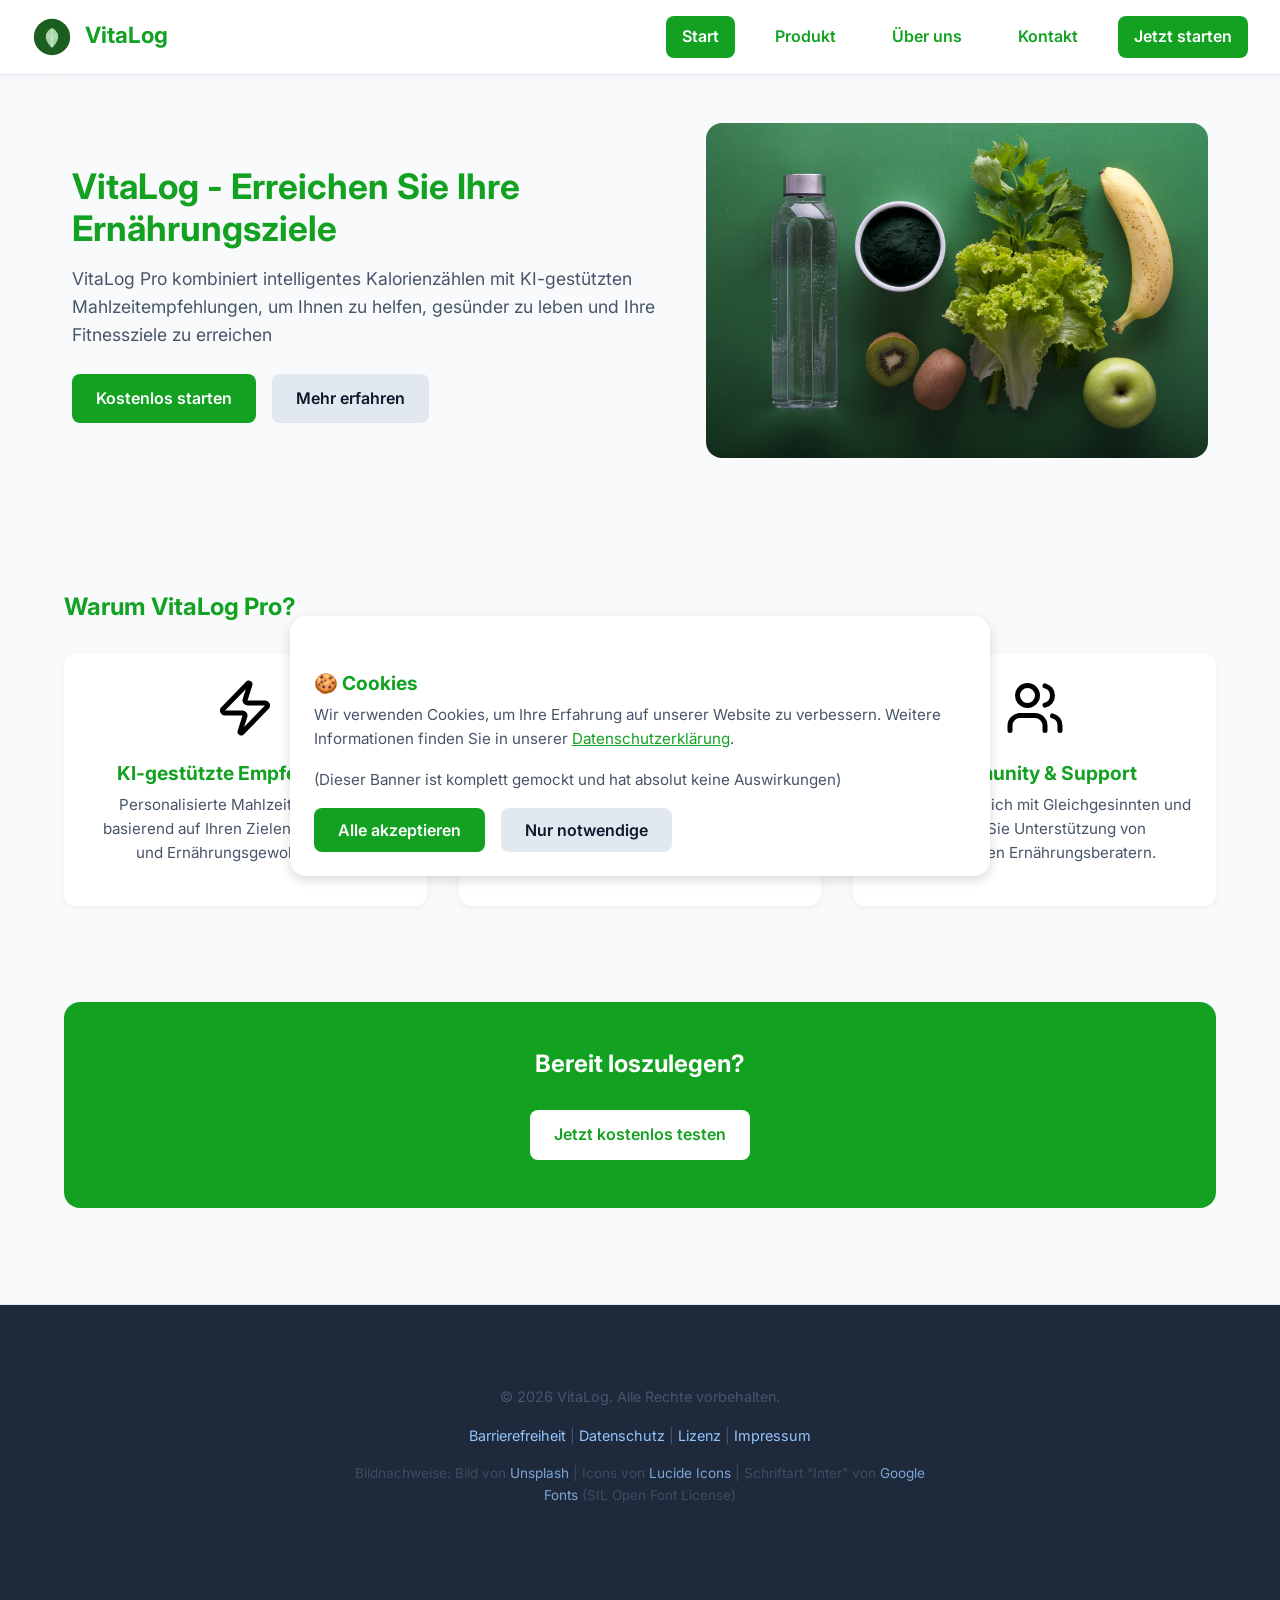
<file: index.html>
<!DOCTYPE html>
<html lang="de">

<head>
    <meta charset="UTF-8">
    <meta name="viewport" content="width=device-width, initial-scale=1.0">
    <meta name="description" content="Willkommen bei FokusFlow - der innovativen Planungs-Software.">
    <title>VitaLog - Produktiv arbeiten</title>
    <link rel="preconnect" href="https://fonts.googleapis.com">
    <link rel="preconnect" href="https://fonts.gstatic.com" crossorigin>
    <link href="https://fonts.googleapis.com/css2?family=Inter:wght@400;500;600;700&display=swap" rel="stylesheet">
    <link rel="stylesheet" href="./style.css">
</head>

<body>

    <header class="site-header">
        <div class="logo">
            <a href="index.html">
                <img src="images/leaf.svg" alt="Leaf Logo" style="height: 40px; width: auto; vertical-align: middle; margin-right: 8px;">
                VitaLog
            </a>
        </div>
        <nav aria-label="Hauptnavigation">
            <a href="index.html" class="active">Start</a>
            <a href="produkt.html">Produkt</a>
            <a href="about.html">Über uns</a>
            <a href="kontakt.html">Kontakt</a>
            <a href="anmelden.html" class="starten">Jetzt starten</a>
        </nav>
    </header>

    <main id="main-content">
        <section class="hero container">
            <div class="hero-text">
                <h1>VitaLog - Erreichen Sie Ihre Ernährungsziele</h1>
                <p>
                  VitaLog Pro kombiniert intelligentes Kalorienzählen mit KI-gestützten Mahlzeitempfehlungen, um Ihnen zu helfen, gesünder zu leben und Ihre Fitnessziele zu erreichen
                </p>
                <div class="hero-buttons">
                    <a href="anmelden.html" class="btn-primary">Kostenlos starten</a>
                    <a href="produkt.html" class="btn-secondary">Mehr erfahren</a>
                </div>
            </div>
            <div class="hero-image">
                <img src="images/image.jpg" 
                     alt="Healthy Food Image">
            </div>
        </section>

        <section class="container">
            <h2>Warum VitaLog Pro?</h2>
            
            <div class="feature-grid">
                <div class="feature">
                    <img src="images/lightning.svg" 
                         alt="Blitz Icon">
                    <h3>KI-gestützte Empfehlungen</h3>
                    <p>Personalisierte Mahlzeitvorschläge basierend auf Ihren Zielen, Präferenzen und Ernährungsgewohnheiten.</p>
                </div>
                
                <div class="feature">
                    <img src="images/camera.svg" 
                         alt="Projekt Icon">
                    <h3>Barcode-Scanner </h3>
                    <p>Scannen Sie einfach Produkte und erhalten Sie sofort vollständige Nährwertinformationen.</p>
                </div>
                
                <div class="feature">
                    <img src="images/users.svg" 
                         alt="User Icon">
                    <h3>Community & Support</h3>
                    <p>Verbinden Sie sich mit Gleichgesinnten und erhalten Sie Unterstützung von zertifizierten Ernährungsberatern.</p>
                </div>

            </div>
        </section>

        <section class="container">
            <div class="cta">
                <h2>Bereit loszulegen?</h2>
                <a href="anmelden.html" class="btn-primary">Jetzt kostenlos testen</a>
            </div>
        </section>
    </main>

    <footer class="site-footer">
        <div class="container">
            <p>&copy; 2026 VitaLog. Alle Rechte vorbehalten.</p>
            <p>
                <a href="barrierefreiheit.html">Barrierefreiheit</a> | 
                <a href="datenschutz.html">Datenschutz</a> | 
                <a href="lizenz.html">Lizenz</a> | 
                <a href="impressum.html">Impressum</a>
            </p>
            <p style="margin-top: 1rem; font-size: 0.85rem; opacity: 0.8;">
                Bildnachweise: Bild von <a href="https://unsplash.com" target="_blank" rel="noopener">Unsplash</a> | 
                Icons von <a href="https://lucide.dev/icons/zap" target="_blank" rel="noopener">Lucide Icons</a>  | 
                Schriftart "Inter" von <a href="https://fonts.google.com" target="_blank" rel="noopener">Google Fonts</a> 
                (SIL Open Font License)
            </p>
        </div>
    </footer>

    <div class="cookie-banner" id="cookieBanner">
        <div class="cookie-content">
            <h2>🍪 Cookies</h2>
            <p>
                Wir verwenden Cookies, um Ihre Erfahrung auf unserer Website zu verbessern. 
                Weitere Informationen finden Sie in unserer 
                <a href="datenschutz.html">Datenschutzerklärung</a>.
            </p>
            <p>(Dieser Banner ist komplett gemockt und hat absolut keine Auswirkungen)</p>
            <div class="cookie-buttons">
                <button class="btn-primary" onclick="acceptCookies()">Alle akzeptieren</button>
                <button class="btn-secondary" onclick="declineCookies()">Nur notwendige</button>
            </div>
        </div>
    </div>

    <script>
        function showCookieBanner() {
            const banner = document.getElementById('cookieBanner');
            const cookieConsent = sessionStorage.getItem('cookieConsent');
            
            if (!cookieConsent) {
                banner.classList.add('show');
            }
        }

        function acceptCookies() {
            sessionStorage.setItem('cookieConsent', 'accepted');
            document.getElementById('cookieBanner').classList.remove('show');
        }

        function declineCookies() {
            sessionStorage.setItem('cookieConsent', 'declined');
            document.getElementById('cookieBanner').classList.remove('show');
        }
        window.addEventListener('DOMContentLoaded', showCookieBanner);
    </script>
</body>
</html>
</file>
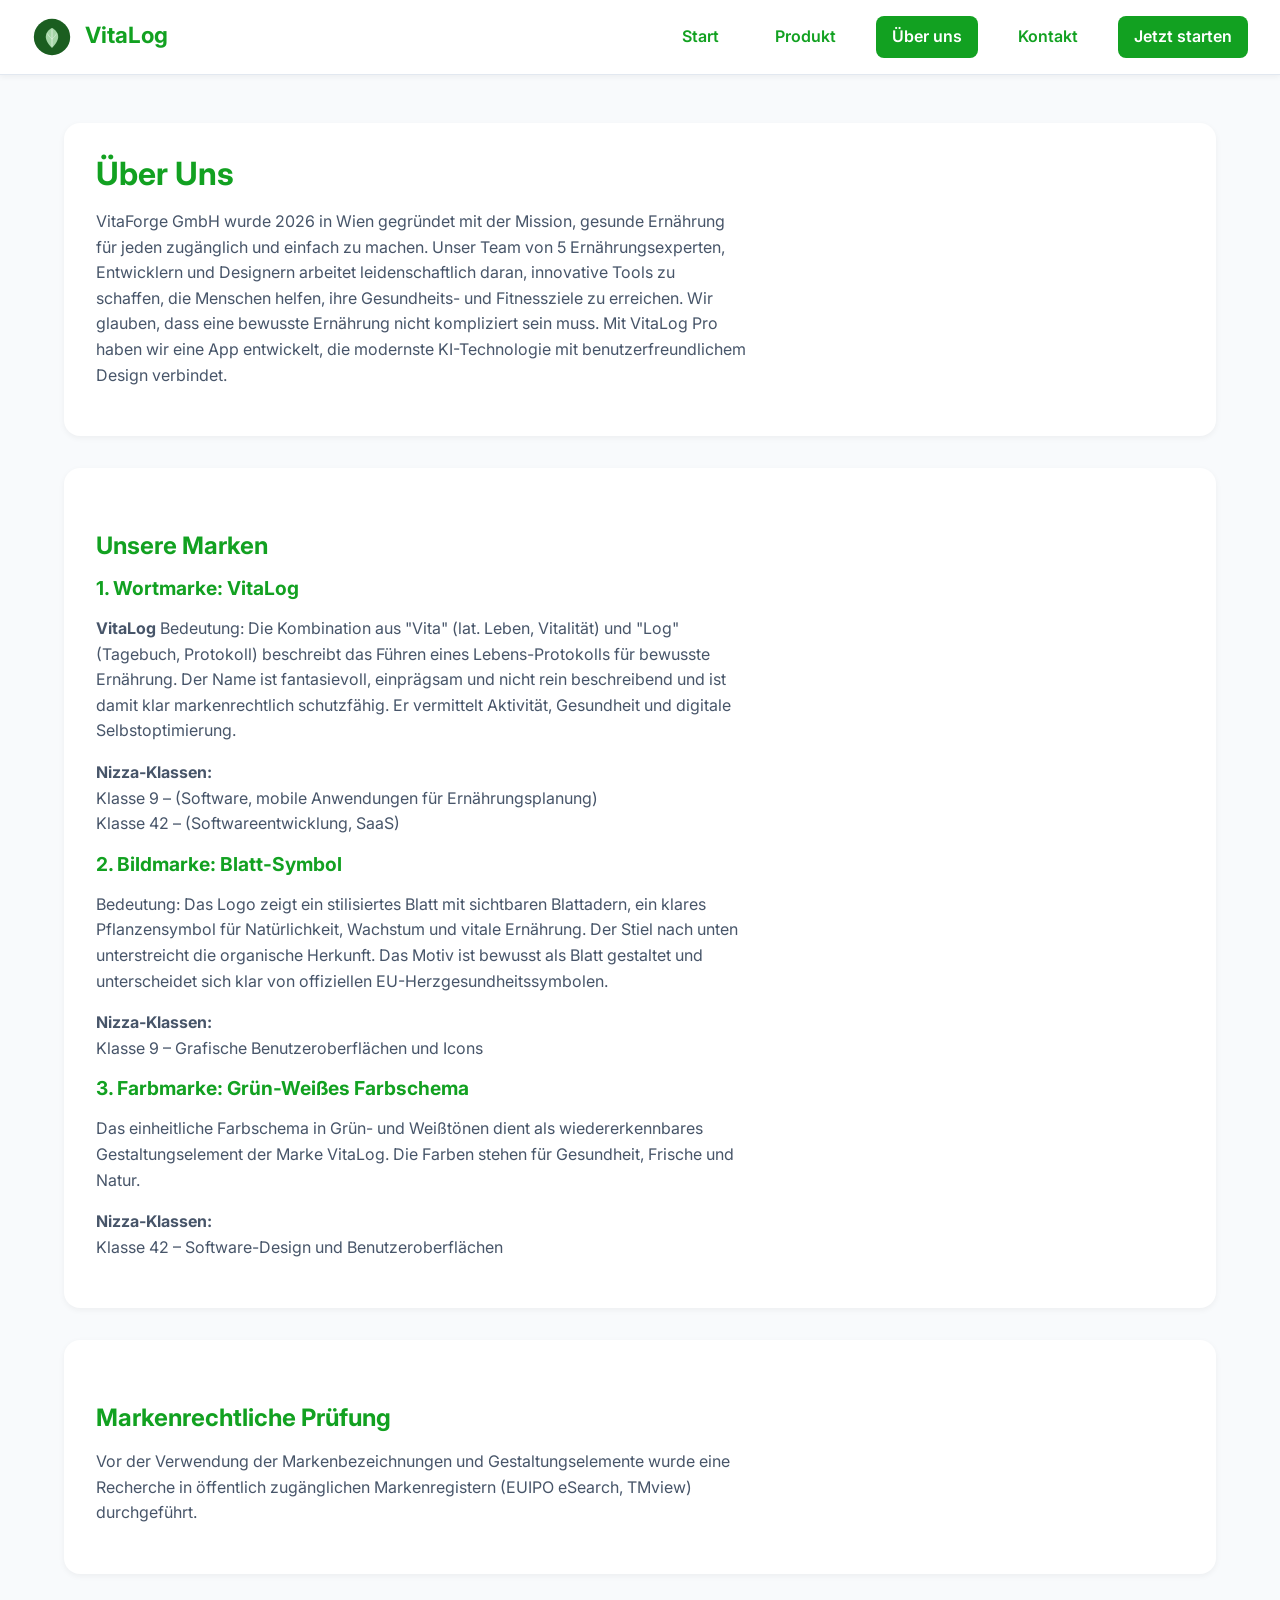
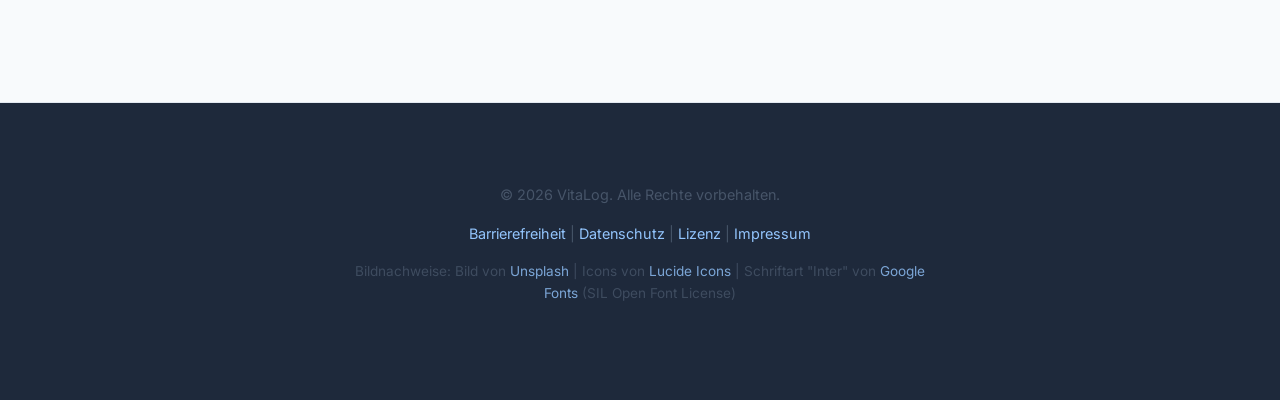
<file: about.html>
<!DOCTYPE html>
<html lang="de">

<head>
    <meta charset="UTF-8">
    <meta name="viewport" content="width=device-width, initial-scale=1.0">
    <meta name="description" content="Willkommen bei VitaLog - der innovativen Ernährungs-Software.">
    <title>VitaLog - Über Uns</title>
    <link rel="preconnect" href="https://fonts.googleapis.com">
    <link rel="preconnect" href="https://fonts.gstatic.com" crossorigin>
    <link href="https://fonts.googleapis.com/css2?family=Inter:wght@400;500;600;700&display=swap" rel="stylesheet">
    <link rel="stylesheet" href="style.css">
</head>

<body>

  <header class="site-header">
    <div class="logo">
      <a href="index.html">
        <img src="images/leaf.svg" alt="Leaf Logo"
          style="height: 40px; width: auto; vertical-align: middle; margin-right: 8px;">
        VitaLog
      </a>
    </div>
    <nav aria-label="Hauptnavigation">
      <a href="index.html">Start</a>
      <a href="produkt.html">Produkt</a>
      <a href="about.html" class="active">Über uns</a>
      <a href="kontakt.html">Kontakt</a>
      <a href="anmelden.html" class="starten">Jetzt starten</a>
    </nav>
  </header>

  <main class="container">
    <section class="card">
      <h1>Über Uns</h1>

      <p>
        VitaForge GmbH wurde 2026 in Wien gegründet mit der Mission, 
        gesunde Ernährung für jeden zugänglich und einfach zu machen. 
        Unser Team von 5 Ernährungsexperten, Entwicklern und Designern arbeitet 
        leidenschaftlich daran, innovative Tools zu schaffen, die Menschen helfen, 
        ihre Gesundheits- und Fitnessziele zu erreichen.
        Wir glauben, dass eine bewusste Ernährung nicht kompliziert sein muss. 
        Mit VitaLog Pro haben wir eine App entwickelt, die modernste KI-Technologie mit 
        benutzerfreundlichem Design verbindet.
      </p>
    </section>

    <section class="card">
      <h2>Unsere Marken</h2>

      <h3>1. Wortmarke: VitaLog</h3>
      <p>
        <strong>VitaLog</strong> Bedeutung: Die Kombination aus "Vita" (lat. Leben, Vitalität) und "Log" (Tagebuch, Protokoll) beschreibt das 
        Führen eines Lebens-Protokolls für bewusste Ernährung. 
        Der Name ist fantasievoll, einprägsam und nicht rein beschreibend und ist damit klar markenrechtlich schutzfähig. 
        Er vermittelt Aktivität, Gesundheit und digitale Selbstoptimierung.
      </p>
      <p>
        <strong>Nizza-Klassen:</strong><br>
        Klasse 9 – (Software, mobile Anwendungen für Ernährungsplanung)<br>
        Klasse 42 – (Softwareentwicklung, SaaS)
      </p>

      <h3>2. Bildmarke: Blatt-Symbol</h3>
      <p>
        Bedeutung: Das Logo zeigt ein stilisiertes Blatt mit sichtbaren Blattadern, ein klares Pflanzensymbol für Natürlichkeit, Wachstum und vitale Ernährung. 
        Der Stiel nach unten unterstreicht die organische Herkunft.
        Das Motiv ist bewusst als Blatt gestaltet und unterscheidet sich klar von offiziellen EU-Herzgesundheitssymbolen.
      </p>
      <p>
        <strong>Nizza-Klassen:</strong><br>
        Klasse 9 – Grafische Benutzeroberflächen und Icons<br>
      </p>

      <h3>3. Farbmarke: Grün-Weißes Farbschema</h3>
      <p>
        Das einheitliche Farbschema in Grün- und Weißtönen dient als
        wiedererkennbares Gestaltungselement der Marke VitaLog.
        Die Farben stehen für Gesundheit, Frische und Natur. 
      </p>
      <p>
        <strong>Nizza-Klassen:</strong><br>
        Klasse 42 – Software-Design und Benutzeroberflächen
      </p>
    </section>

    <section class="card">
      <h2>Markenrechtliche Prüfung</h2>
      <p>
        Vor der Verwendung der Markenbezeichnungen und Gestaltungselemente
        wurde eine Recherche in öffentlich zugänglichen Markenregistern
        (EUIPO eSearch, TMview) durchgeführt.
      </p>
    </section>
  </main>
  
    <footer class="site-footer">
        <div class="container">
            <p>&copy; 2026 VitaLog. Alle Rechte vorbehalten.</p>
            <p>
                <a href="barrierefreiheit.html">Barrierefreiheit</a> | 
                <a href="datenschutz.html">Datenschutz</a> | 
                <a href="lizenz.html">Lizenz</a> | 
                <a href="impressum.html">Impressum</a>
            </p>
            <p style="margin-top: 1rem; font-size: 0.85rem; opacity: 0.8;">
                Bildnachweise: Bild von <a href="https://unsplash.com" target="_blank" rel="noopener">Unsplash</a> | 
                Icons von <a href="https://lucide.dev/icons/zap" target="_blank" rel="noopener">Lucide Icons</a>  | 
                Schriftart "Inter" von <a href="https://fonts.google.com" target="_blank" rel="noopener">Google Fonts</a> 
                (SIL Open Font License)
            </p>
        </div>
    </footer>
</body>

</html>
</file>
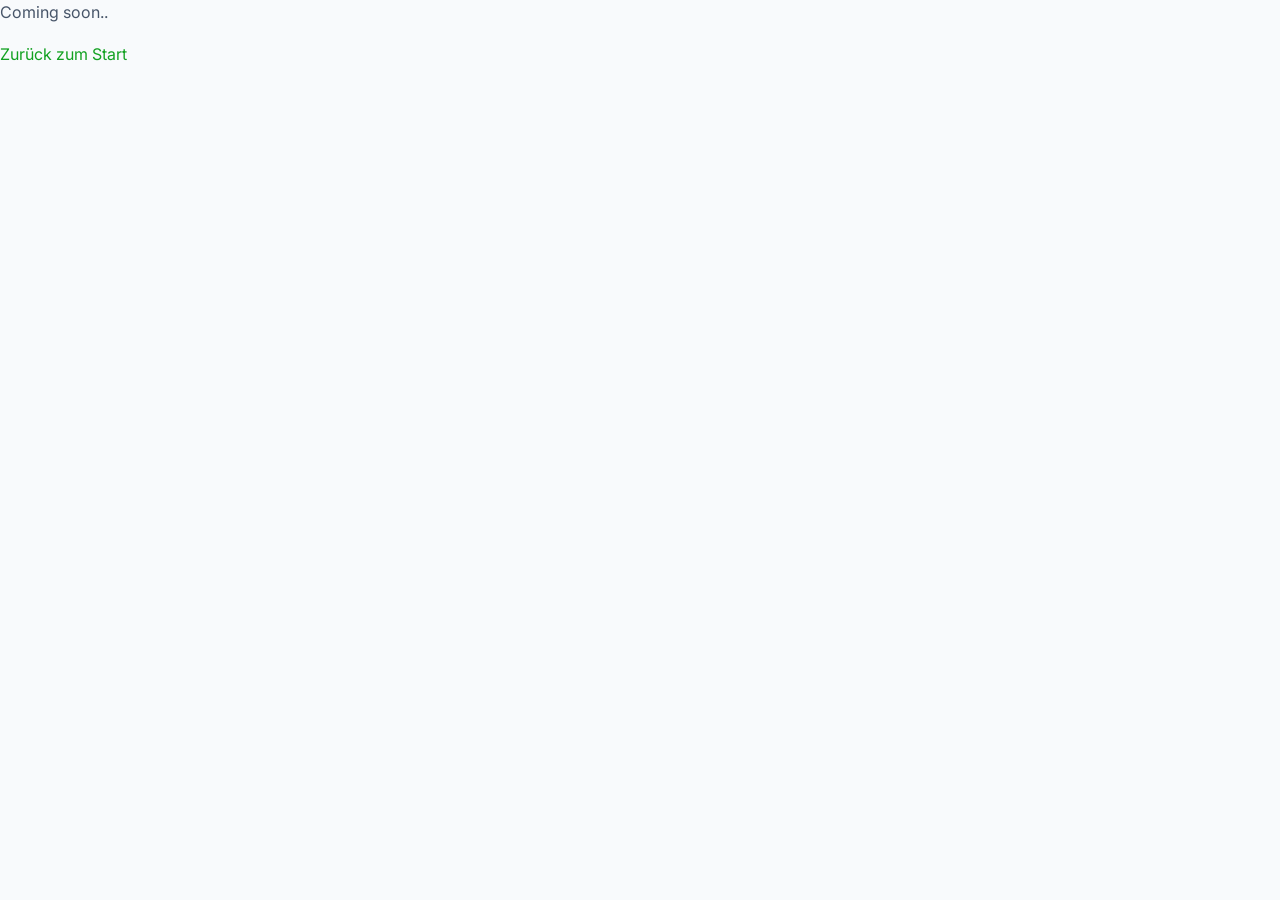
<file: anmelden.html>
<!DOCTYPE html>
<html lang="de">

<head>
    <meta charset="UTF-8">
    <meta name="viewport" content="width=device-width, initial-scale=1.0">
    <meta name="description" content="Willkommen bei VitaLog - der innovativen Ernährungs-Software.">
    <title>FocusFlow - Anmeldung</title>
    <link rel="preconnect" href="https://fonts.googleapis.com">
    <link rel="preconnect" href="https://fonts.gstatic.com" crossorigin>
    <link href="https://fonts.googleapis.com/css2?family=Inter:wght@400;500;600;700&display=swap" rel="stylesheet">
    <link rel="stylesheet" href="style.css">
</head>

<body>
    <p>Coming soon..</p>
    <a href="index.html">Zurück zum Start</a>
</body>

</html>
</file>
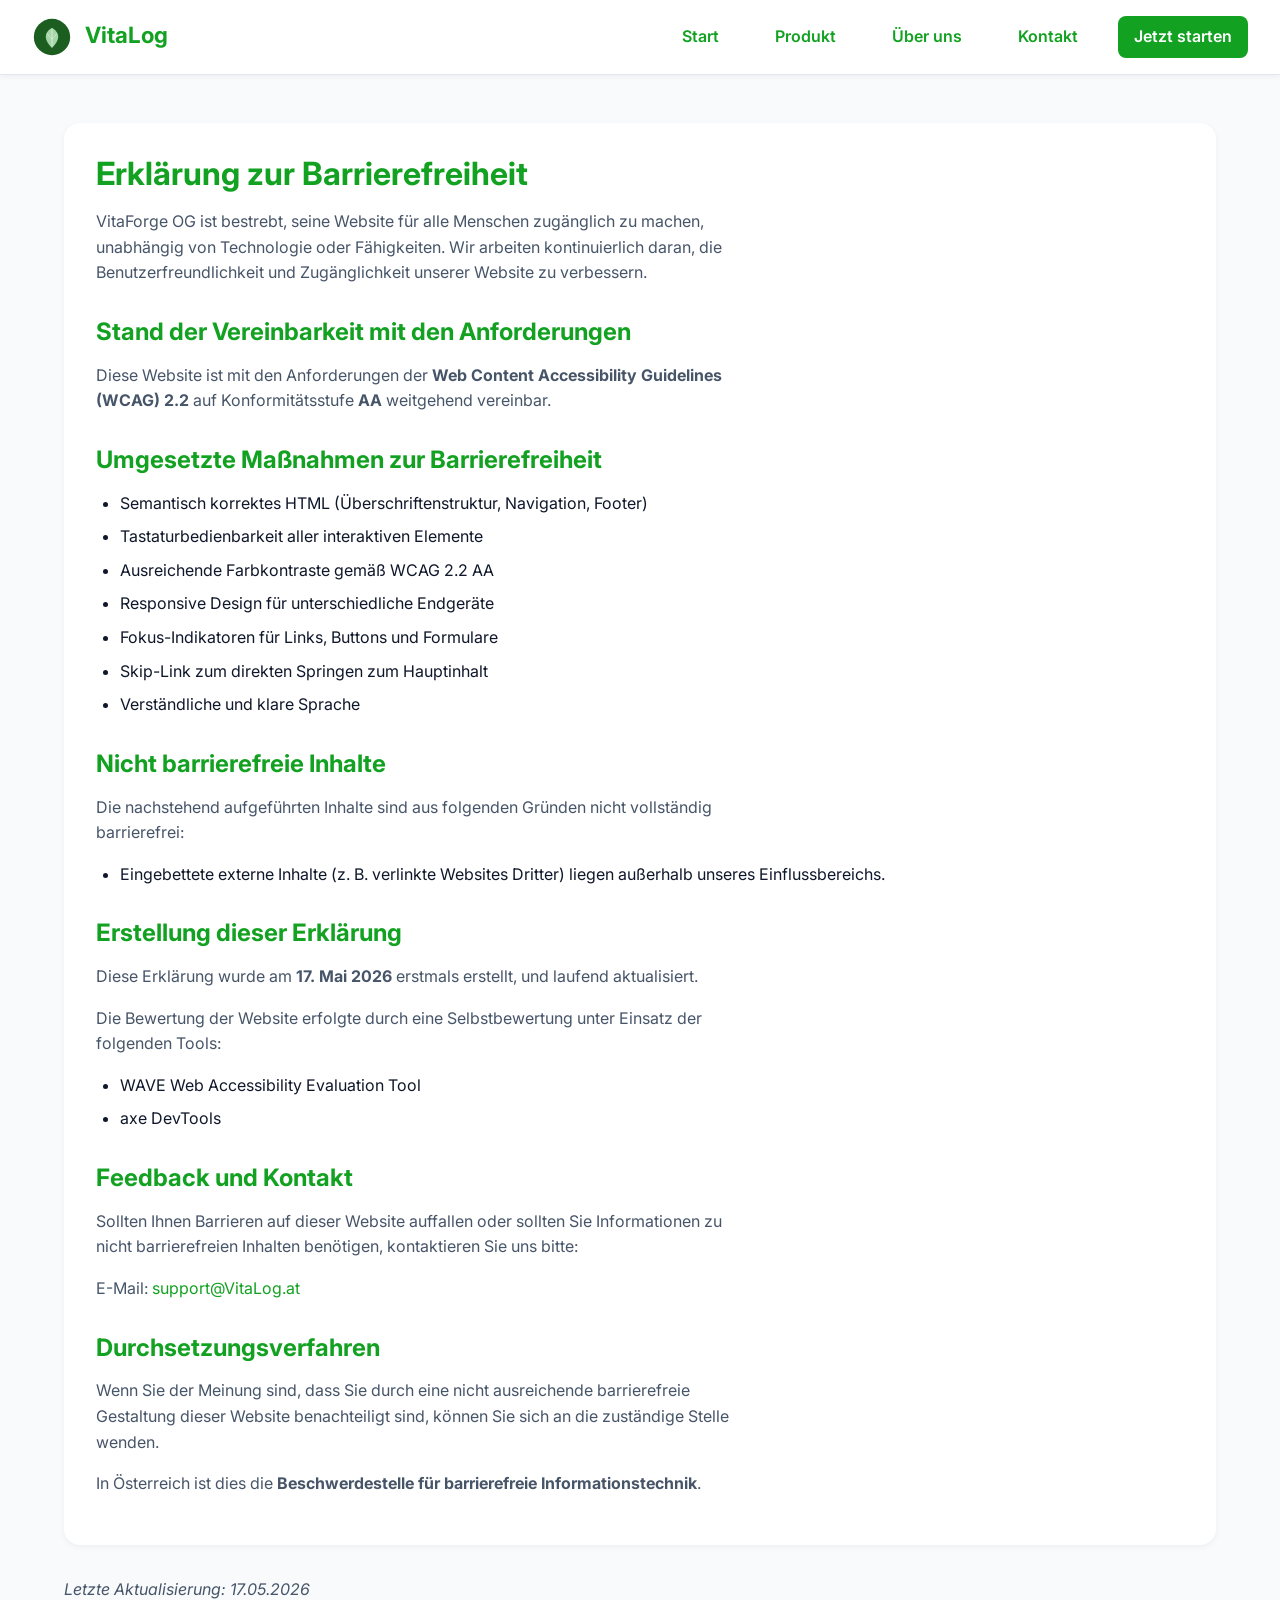
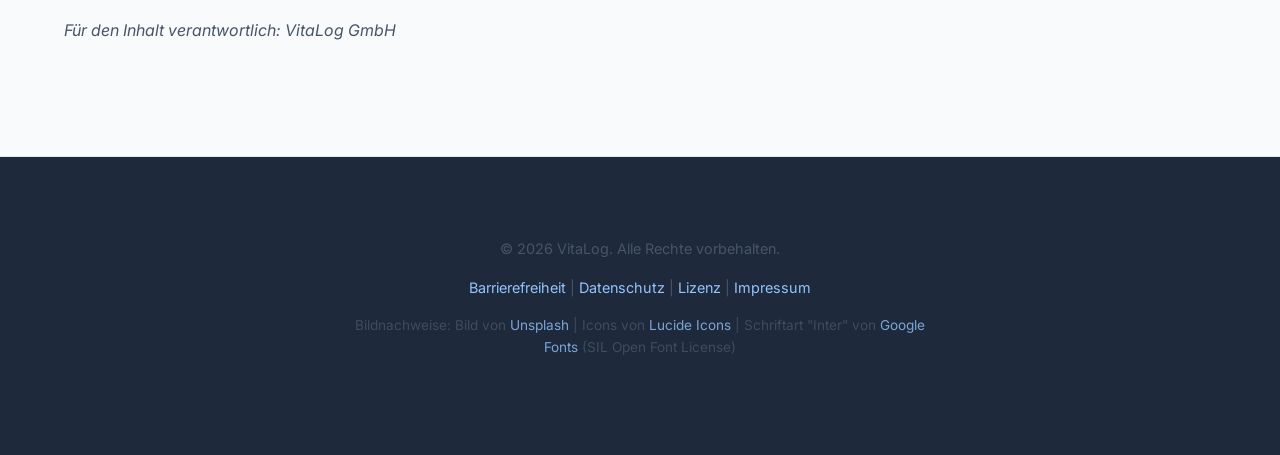
<file: barrierefreiheit.html>
<!DOCTYPE html>
<html lang="de">

<head>
    <meta charset="UTF-8">
    <meta name="viewport" content="width=device-width, initial-scale=1.0">
    <meta name="description" content="Willkommen bei VitaLog - der innovativen Ernährungs-Software.">
    <title>VitaLog - Barrierefreiheit</title>
    <link rel="preconnect" href="https://fonts.googleapis.com">
    <link rel="preconnect" href="https://fonts.gstatic.com" crossorigin>
    <link href="https://fonts.googleapis.com/css2?family=Inter:wght@400;500;600;700&display=swap" rel="stylesheet">
    <link rel="stylesheet" href="style.css">
</head>

<body>
    
    <!-- Header -->
    <header class="site-header">
        <div class="logo">
            <a href="index.html">
                <img src="images/leaf.svg"Leaf Logo" style="height: 40px; width: auto; vertical-align: middle; margin-right: 8px;">
                VitaLog
            </a>
        </div>
        <nav aria-label="Hauptnavigation">
            <a href="index.html">Start</a>
            <a href="produkt.html">Produkt</a>
            <a href="about.html">Über uns</a>
            <a href="kontakt.html">Kontakt</a>
            <a href="anmelden.html" class="starten">Jetzt starten</a>
        </nav>
    </header>
    
    <main class="container">
        <section class="card">
            <h1>Erklärung zur Barrierefreiheit</h1>

            <p>
              VitaForge OG ist bestrebt, seine Website für alle Menschen zugänglich zu machen, unabhängig von Technologie oder Fähigkeiten. Wir arbeiten kontinuierlich daran, die Benutzerfreundlichkeit und Zugänglichkeit unserer Website zu verbessern.
            </p>

            <h2>Stand der Vereinbarkeit mit den Anforderungen</h2>
            <p>
                Diese Website ist mit den Anforderungen der
                <strong>Web Content Accessibility Guidelines (WCAG) 2.2</strong>
                auf Konformitätsstufe <strong>AA</strong> weitgehend vereinbar.
            </p>

            <h2>Umgesetzte Maßnahmen zur Barrierefreiheit</h2>
            <ul>
                <li>Semantisch korrektes HTML (Überschriftenstruktur, Navigation, Footer)</li>
                <li>Tastaturbedienbarkeit aller interaktiven Elemente</li>
                <li>Ausreichende Farbkontraste gemäß WCAG 2.2 AA</li>
                <li>Responsive Design für unterschiedliche Endgeräte</li>
                <li>Fokus-Indikatoren für Links, Buttons und Formulare</li>
                <li>Skip-Link zum direkten Springen zum Hauptinhalt</li>
                <li>Verständliche und klare Sprache</li>
            </ul>

            <h2>Nicht barrierefreie Inhalte</h2>
            <p>
                Die nachstehend aufgeführten Inhalte sind aus folgenden Gründen
                nicht vollständig barrierefrei:
            </p>
            <ul>
                <li>
                    Eingebettete externe Inhalte (z. B. verlinkte Websites Dritter)
                    liegen außerhalb unseres Einflussbereichs.
                </li>
                
            </ul>

            <h2>Erstellung dieser Erklärung</h2>
            <p>
                Diese Erklärung wurde am <strong>17. Mai 2026</strong> erstmals erstellt, und laufend aktualisiert.
            </p>
            <p>
                Die Bewertung der Website erfolgte durch eine Selbstbewertung
                unter Einsatz der folgenden Tools:
            </p>
            <ul>
                <li>WAVE Web Accessibility Evaluation Tool</li>
                <li>axe DevTools</li>
            </ul>

            <h2>Feedback und Kontakt</h2>
            <p>
                Sollten Ihnen Barrieren auf dieser Website auffallen oder sollten
                Sie Informationen zu nicht barrierefreien Inhalten benötigen,
                kontaktieren Sie uns bitte:
            </p>
            <p>
                E-Mail: <a href="mailto:support@VitaLog.at">support@VitaLog.at</a>
            </p>

            <h2>Durchsetzungsverfahren</h2>
            <p>
                Wenn Sie der Meinung sind, dass Sie durch eine nicht ausreichende
                barrierefreie Gestaltung dieser Website benachteiligt sind,
                können Sie sich an die zuständige Stelle wenden.
            </p>
            <p>
                In Österreich ist dies die
                <strong>Beschwerdestelle für barrierefreie Informationstechnik</strong>.
            </p>

        </section>

        <p><em>Letzte Aktualisierung: 17.05.2026</em></p>
        <p><em>Für den Inhalt verantwortlich: VitaLog GmbH</em></p>

    </main>
    
    <footer class="site-footer">
        <div class="container">
            <p>&copy; 2026 VitaLog. Alle Rechte vorbehalten.</p>
            <p>
                <a href="barrierefreiheit.html">Barrierefreiheit</a> | 
                <a href="datenschutz.html">Datenschutz</a> | 
                <a href="lizenz.html">Lizenz</a> | 
                <a href="impressum.html">Impressum</a>
            </p>
            <p style="margin-top: 1rem; font-size: 0.85rem; opacity: 0.8;">
                Bildnachweise: Bild von <a href="https://unsplash.com" target="_blank" rel="noopener">Unsplash</a> | 
                Icons von <a href="https://lucide.dev/icons/zap" target="_blank" rel="noopener">Lucide Icons</a>  | 
                Schriftart "Inter" von <a href="https://fonts.google.com" target="_blank" rel="noopener">Google Fonts</a> 
                (SIL Open Font License)
            </p>
        </div>
    </footer>
</body>

</html>
</file>
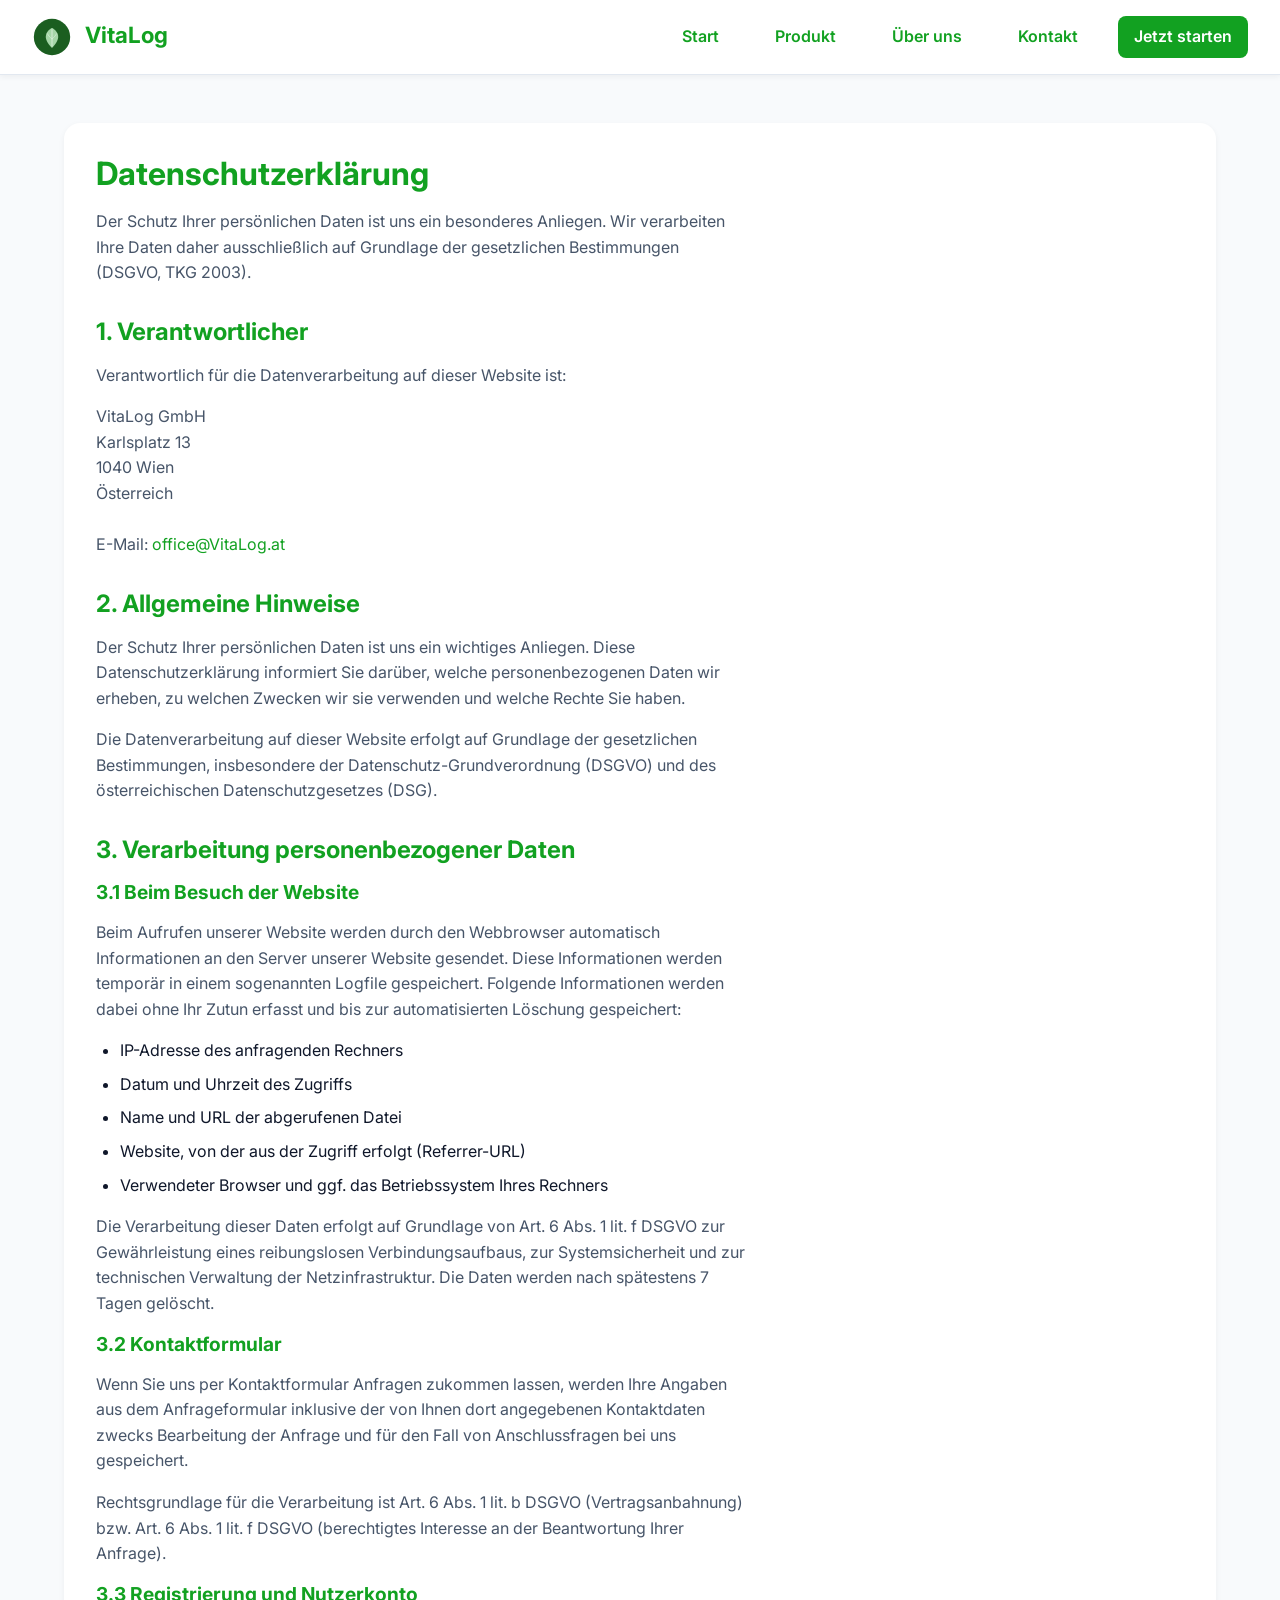
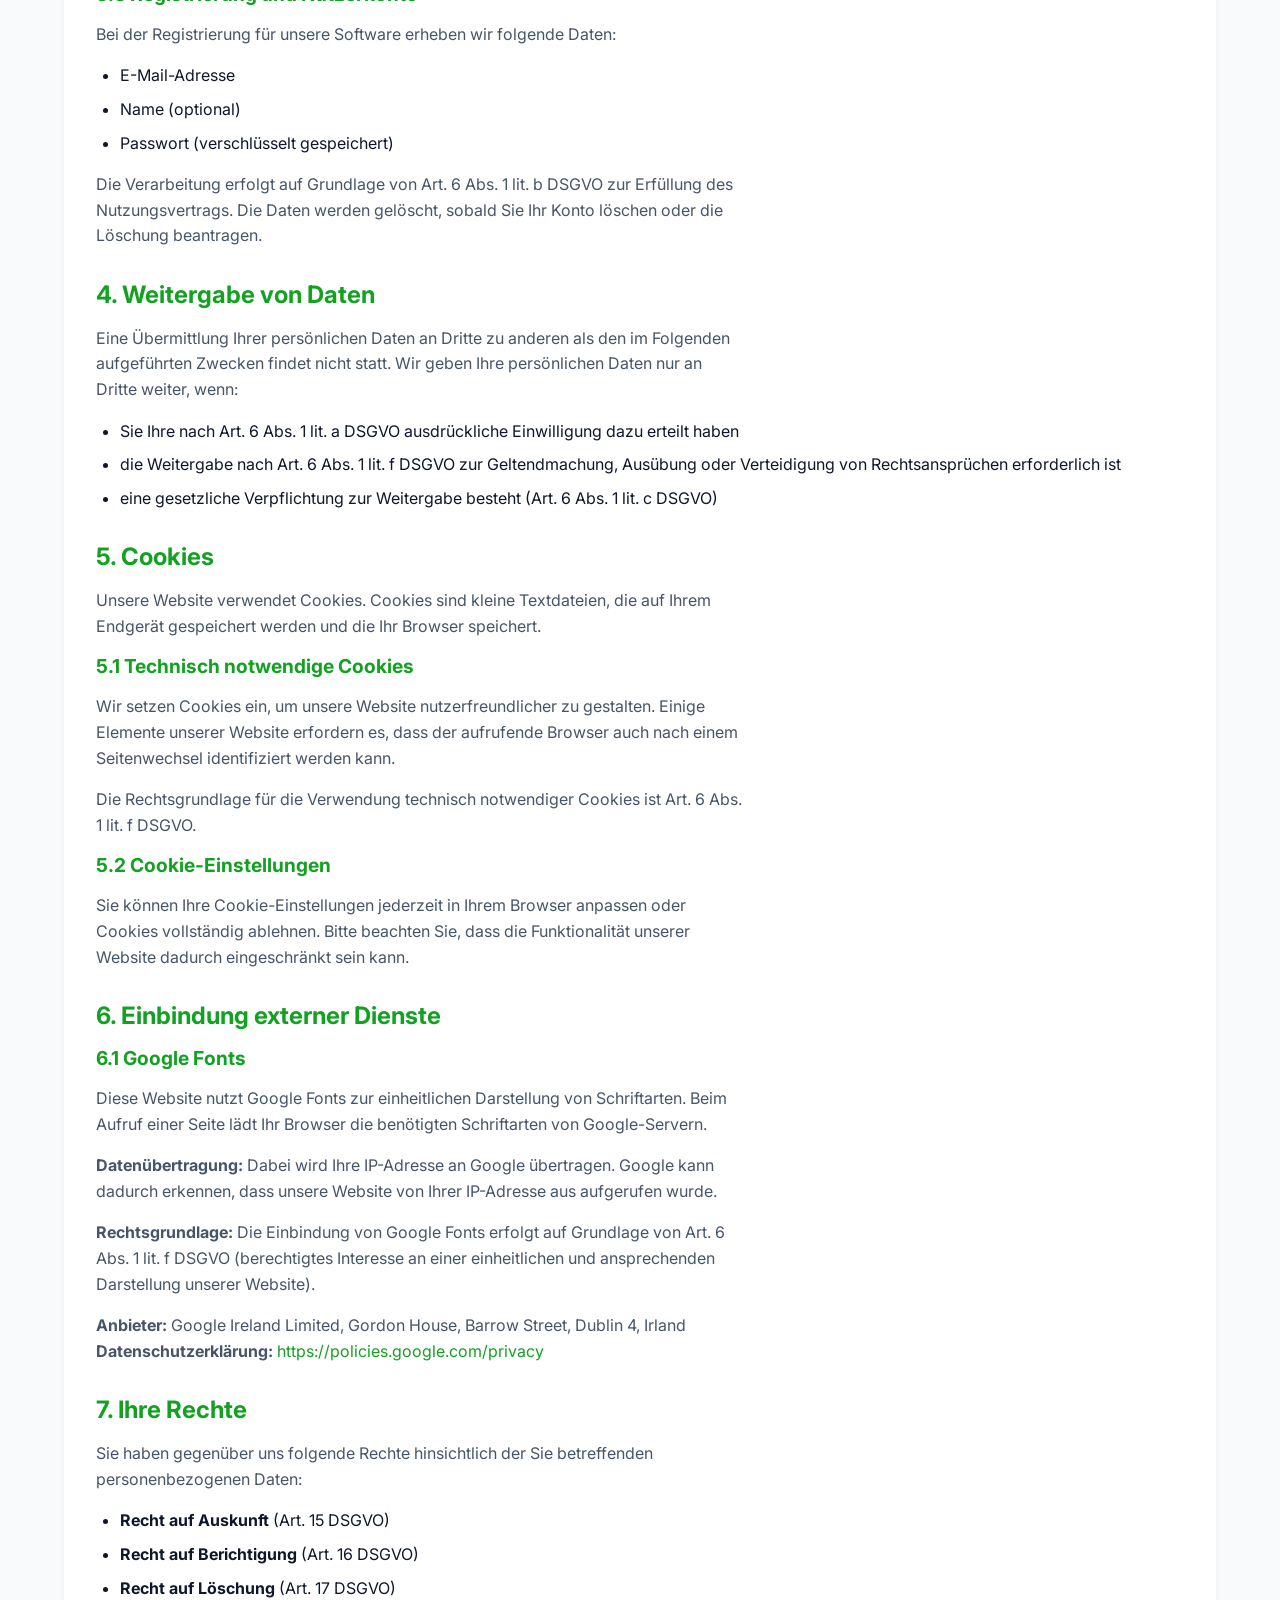
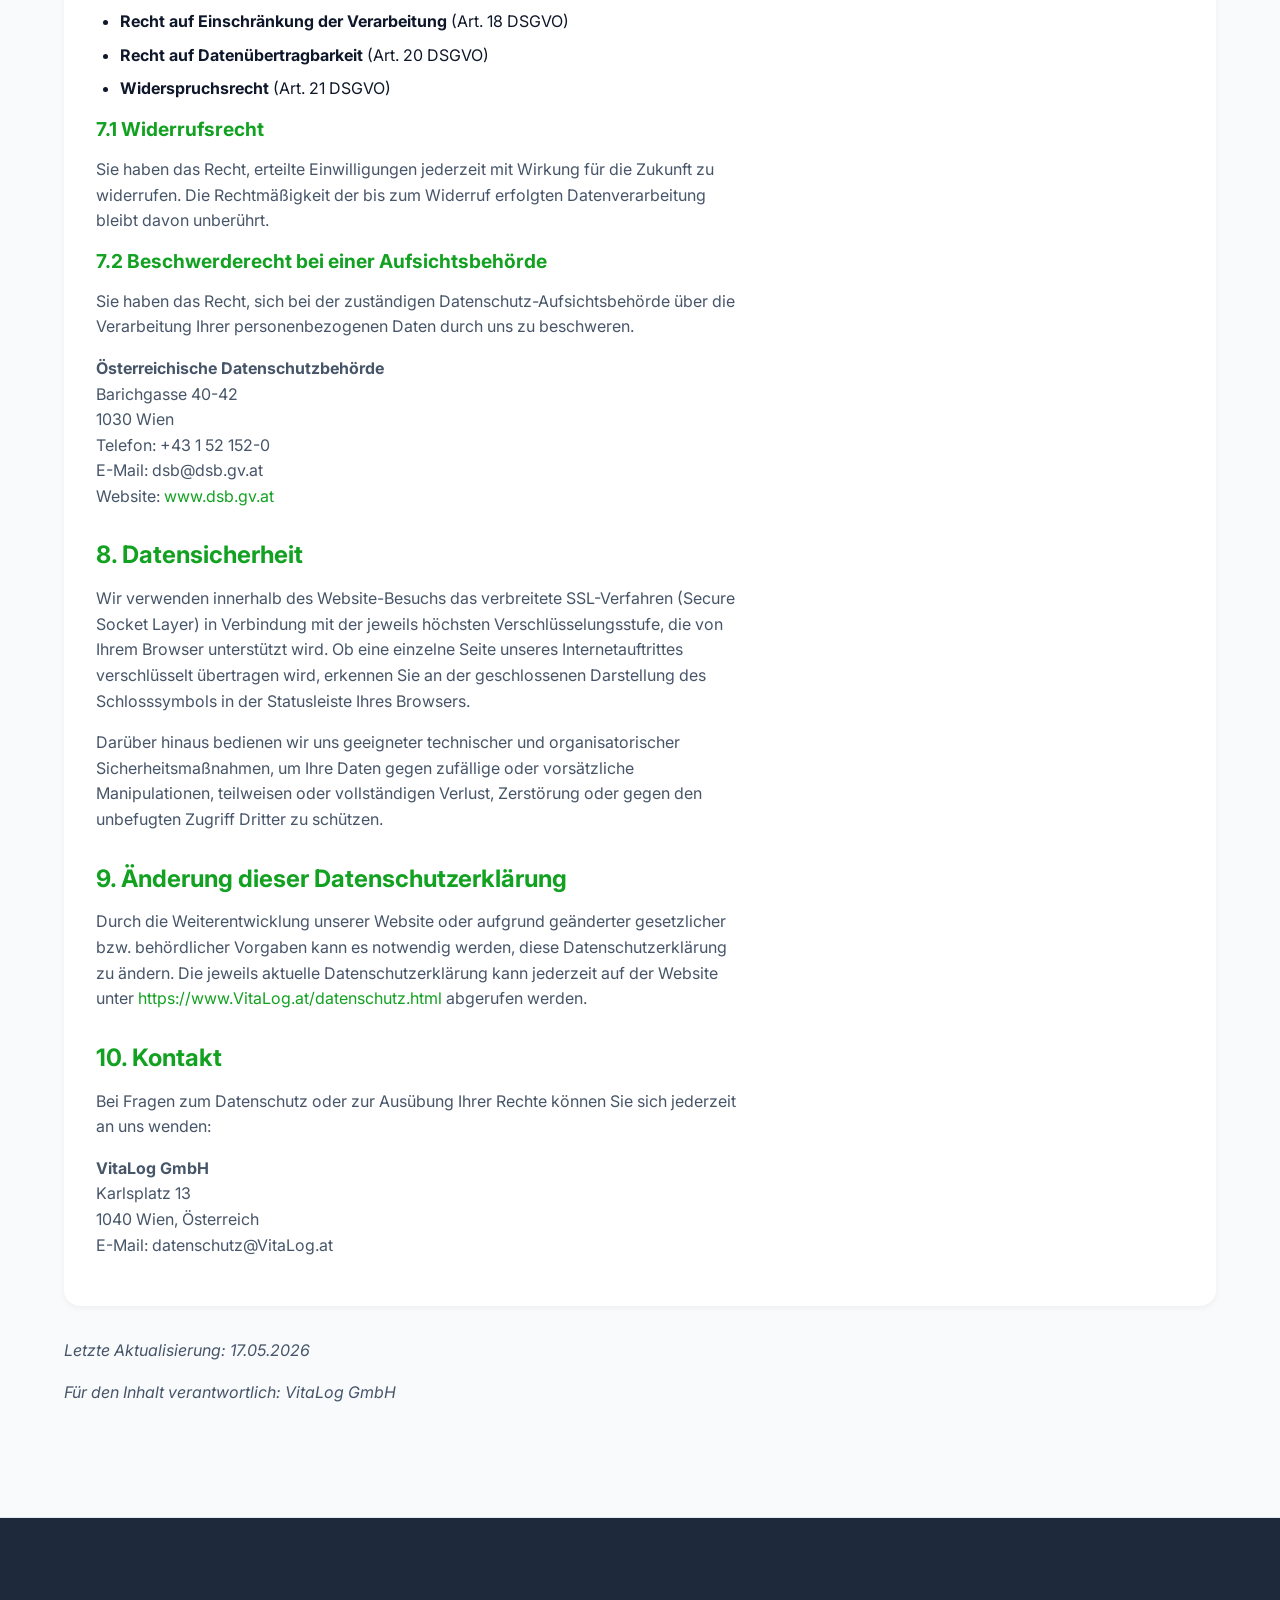
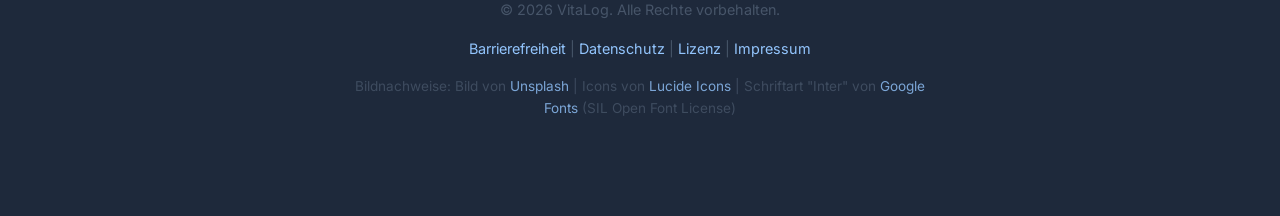
<file: datenschutz.html>
<!DOCTYPE html>
<html lang="de">

<head>
    <meta charset="UTF-8">
    <meta name="viewport" content="width=device-width, initial-scale=1.0">
    <meta name="description" content="Willkommen bei FokusFlow - der innovativen Planungs-Software.">
    <title>VitaLog - Datenschutz</title>
    <link rel="preconnect" href="https://fonts.googleapis.com">
    <link rel="preconnect" href="https://fonts.gstatic.com" crossorigin>
    <link href="https://fonts.googleapis.com/css2?family=Inter:wght@400;500;600;700&display=swap" rel="stylesheet">
    <link rel="stylesheet" href="style.css">
</head>

<body>
    
    <!-- Header -->
    <header class="site-header">
        <div class="logo">
            <a href="index.html">
                <img src="images/leaf.svg" alt="Leaf Logo" style="height: 40px; width: auto; vertical-align: middle; margin-right: 8px;">
                VitaLog
            </a>
        </div>
        <nav aria-label="Hauptnavigation">
            <a href="index.html">Start</a>
            <a href="produkt.html">Produkt</a>
            <a href="about.html">Über uns</a>
            <a href="kontakt.html">Kontakt</a>
            <a href="anmelden.html" class="starten">Jetzt starten</a>
        </nav>
    </header>

    <main class="container">
        <div class="card">
            <h1>Datenschutzerklärung</h1>
            <p>Der Schutz Ihrer persönlichen Daten ist uns ein besonderes Anliegen. Wir verarbeiten Ihre Daten daher ausschließlich auf Grundlage der gesetzlichen Bestimmungen (DSGVO, TKG 2003).</p>

            <h2>1. Verantwortlicher</h2>
            <p>
                Verantwortlich für die Datenverarbeitung auf dieser Website ist:
            </p>
            <p>
                VitaLog GmbH<br>
                Karlsplatz 13<br>
                1040 Wien<br>
                Österreich<br><br>
                E-Mail: <a href="mailto:office@VitaLog.at">office@VitaLog.at</a>
            </p>

            <h2>2. Allgemeine Hinweise</h2>
            <p>
                Der Schutz Ihrer persönlichen Daten ist uns ein wichtiges Anliegen. Diese Datenschutzerklärung 
                informiert Sie darüber, welche personenbezogenen Daten wir erheben, zu welchen Zwecken wir sie 
                verwenden und welche Rechte Sie haben.
            </p>
            <p>
                Die Datenverarbeitung auf dieser Website erfolgt auf Grundlage der gesetzlichen Bestimmungen, 
                insbesondere der Datenschutz-Grundverordnung (DSGVO) und des österreichischen Datenschutzgesetzes (DSG).
            </p>

            <h2>3. Verarbeitung personenbezogener Daten</h2>
            
            <h3>3.1 Beim Besuch der Website</h3>
            <p>
                Beim Aufrufen unserer Website werden durch den Webbrowser automatisch Informationen an den Server 
                unserer Website gesendet. Diese Informationen werden temporär in einem sogenannten Logfile gespeichert. 
                Folgende Informationen werden dabei ohne Ihr Zutun erfasst und bis zur automatisierten Löschung gespeichert:
            </p>
            <ul>
                <li>IP-Adresse des anfragenden Rechners</li>
                <li>Datum und Uhrzeit des Zugriffs</li>
                <li>Name und URL der abgerufenen Datei</li>
                <li>Website, von der aus der Zugriff erfolgt (Referrer-URL)</li>
                <li>Verwendeter Browser und ggf. das Betriebssystem Ihres Rechners</li>
            </ul>
            <p>
                Die Verarbeitung dieser Daten erfolgt auf Grundlage von Art. 6 Abs. 1 lit. f DSGVO zur 
                Gewährleistung eines reibungslosen Verbindungsaufbaus, zur Systemsicherheit und zur technischen 
                Verwaltung der Netzinfrastruktur. Die Daten werden nach spätestens 7 Tagen gelöscht.
            </p>

            <h3>3.2 Kontaktformular</h3>
            <p>
                Wenn Sie uns per Kontaktformular Anfragen zukommen lassen, werden Ihre Angaben aus dem Anfrageformular 
                inklusive der von Ihnen dort angegebenen Kontaktdaten zwecks Bearbeitung der Anfrage und für den Fall 
                von Anschlussfragen bei uns gespeichert.
            </p>
            <p>
                Rechtsgrundlage für die Verarbeitung ist Art. 6 Abs. 1 lit. b DSGVO (Vertragsanbahnung) bzw. 
                Art. 6 Abs. 1 lit. f DSGVO (berechtigtes Interesse an der Beantwortung Ihrer Anfrage).
            </p>

            <h3>3.3 Registrierung und Nutzerkonto</h3>
            <p>
                Bei der Registrierung für unsere Software erheben wir folgende Daten:
            </p>
            <ul>
                <li>E-Mail-Adresse</li>
                <li>Name (optional)</li>
                <li>Passwort (verschlüsselt gespeichert)</li>
            </ul>
            <p>
                Die Verarbeitung erfolgt auf Grundlage von Art. 6 Abs. 1 lit. b DSGVO zur Erfüllung des 
                Nutzungsvertrags. Die Daten werden gelöscht, sobald Sie Ihr Konto löschen oder die Löschung beantragen.
            </p>

            <h2>4. Weitergabe von Daten</h2>
            <p>
                Eine Übermittlung Ihrer persönlichen Daten an Dritte zu anderen als den im Folgenden aufgeführten 
                Zwecken findet nicht statt. Wir geben Ihre persönlichen Daten nur an Dritte weiter, wenn:
            </p>
            <ul>
                <li>Sie Ihre nach Art. 6 Abs. 1 lit. a DSGVO ausdrückliche Einwilligung dazu erteilt haben</li>
                <li>die Weitergabe nach Art. 6 Abs. 1 lit. f DSGVO zur Geltendmachung, Ausübung oder Verteidigung 
                    von Rechtsansprüchen erforderlich ist</li>
                <li>eine gesetzliche Verpflichtung zur Weitergabe besteht (Art. 6 Abs. 1 lit. c DSGVO)</li>
            </ul>

            <h2>5. Cookies</h2>
            <p>
                Unsere Website verwendet Cookies. Cookies sind kleine Textdateien, die auf Ihrem Endgerät gespeichert 
                werden und die Ihr Browser speichert.
            </p>
            
            <h3>5.1 Technisch notwendige Cookies</h3>
            <p>
                Wir setzen Cookies ein, um unsere Website nutzerfreundlicher zu gestalten. Einige Elemente unserer 
                Website erfordern es, dass der aufrufende Browser auch nach einem Seitenwechsel identifiziert werden kann.
            </p>
            <p>
                Die Rechtsgrundlage für die Verwendung technisch notwendiger Cookies ist Art. 6 Abs. 1 lit. f DSGVO.
            </p>

            <h3>5.2 Cookie-Einstellungen</h3>
            <p>
                Sie können Ihre Cookie-Einstellungen jederzeit in Ihrem Browser anpassen oder Cookies vollständig ablehnen. Bitte beachten Sie, dass die Funktionalität unserer Website dadurch eingeschränkt sein kann.
            </p>

            <h2>6. Einbindung externer Dienste</h2>
            
            <h3>6.1 Google Fonts</h3>
            <p>
                Diese Website nutzt Google Fonts zur einheitlichen Darstellung von Schriftarten. Beim Aufruf einer 
                Seite lädt Ihr Browser die benötigten Schriftarten von Google-Servern.
            </p>
            <p>
                <strong>Datenübertragung:</strong> Dabei wird Ihre IP-Adresse an Google übertragen. Google kann 
                dadurch erkennen, dass unsere Website von Ihrer IP-Adresse aus aufgerufen wurde.
            </p>
            <p>
                <strong>Rechtsgrundlage:</strong> Die Einbindung von Google Fonts erfolgt auf Grundlage von 
                Art. 6 Abs. 1 lit. f DSGVO (berechtigtes Interesse an einer einheitlichen und ansprechenden 
                Darstellung unserer Website).
            </p>
            <p>
                <strong>Anbieter:</strong> Google Ireland Limited, Gordon House, Barrow Street, Dublin 4, Irland<br>
                <strong>Datenschutzerklärung:</strong> <a href="https://policies.google.com/privacy" target="_blank" rel="noopener">https://policies.google.com/privacy</a>
            </p>

            <h2>7. Ihre Rechte</h2>
            <p>
                Sie haben gegenüber uns folgende Rechte hinsichtlich der Sie betreffenden personenbezogenen Daten:
            </p>
            <ul>
                <li><strong>Recht auf Auskunft</strong> (Art. 15 DSGVO)</li>
                <li><strong>Recht auf Berichtigung</strong> (Art. 16 DSGVO)</li>
                <li><strong>Recht auf Löschung</strong> (Art. 17 DSGVO)</li>
                <li><strong>Recht auf Einschränkung der Verarbeitung</strong> (Art. 18 DSGVO)</li>
                <li><strong>Recht auf Datenübertragbarkeit</strong> (Art. 20 DSGVO)</li>
                <li><strong>Widerspruchsrecht</strong> (Art. 21 DSGVO)</li>
            </ul>

            <h3>7.1 Widerrufsrecht</h3>
            <p>
                Sie haben das Recht, erteilte Einwilligungen jederzeit mit Wirkung für die Zukunft zu widerrufen. 
                Die Rechtmäßigkeit der bis zum Widerruf erfolgten Datenverarbeitung bleibt davon unberührt.
            </p>

            <h3>7.2 Beschwerderecht bei einer Aufsichtsbehörde</h3>
            <p>
                Sie haben das Recht, sich bei der zuständigen Datenschutz-Aufsichtsbehörde über die Verarbeitung Ihrer 
                personenbezogenen Daten durch uns zu beschweren.
            </p>
            <p>
                <strong>Österreichische Datenschutzbehörde</strong><br>
                Barichgasse 40-42<br>
                1030 Wien<br>
                Telefon: +43 1 52 152-0<br>
                E-Mail: dsb@dsb.gv.at<br>
                Website: <a href="https://www.dsb.gv.at" target="_blank" rel="noopener">www.dsb.gv.at</a>
            </p>

            <h2>8. Datensicherheit</h2>
            <p>
                Wir verwenden innerhalb des Website-Besuchs das verbreitete SSL-Verfahren (Secure Socket Layer) 
                in Verbindung mit der jeweils höchsten Verschlüsselungsstufe, die von Ihrem Browser unterstützt wird. 
                Ob eine einzelne Seite unseres Internetauftrittes verschlüsselt übertragen wird, erkennen Sie an der 
                geschlossenen Darstellung des Schlosssymbols in der Statusleiste Ihres Browsers.
            </p>
            <p>
                Darüber hinaus bedienen wir uns geeigneter technischer und organisatorischer Sicherheitsmaßnahmen, 
                um Ihre Daten gegen zufällige oder vorsätzliche Manipulationen, teilweisen oder vollständigen Verlust, 
                Zerstörung oder gegen den unbefugten Zugriff Dritter zu schützen.
            </p>

            <h2>9. Änderung dieser Datenschutzerklärung</h2>
            <p>
                Durch die Weiterentwicklung unserer Website oder aufgrund geänderter gesetzlicher bzw. 
                behördlicher Vorgaben kann es notwendig werden, diese Datenschutzerklärung zu ändern. 
                Die jeweils aktuelle Datenschutzerklärung kann jederzeit auf der Website unter 
                <a href="datenschutz.html">https://www.VitaLog.at/datenschutz.html</a> abgerufen werden.
            </p>

            <h2>10. Kontakt</h2>
            <p>
                Bei Fragen zum Datenschutz oder zur Ausübung Ihrer Rechte können Sie sich jederzeit an uns wenden:
            </p>
            <p>
                <strong>VitaLog GmbH</strong><br>
                Karlsplatz 13<br>
                1040 Wien, Österreich<br>
                E-Mail: datenschutz@VitaLog.at
            </p>
        </div>
        <p><em>Letzte Aktualisierung: 17.05.2026</em></p>
        <p><em>Für den Inhalt verantwortlich: VitaLog GmbH</em></p>
    </main>
    
    <footer class="site-footer">
        <div class="container">
            <p>&copy; 2026 VitaLog. Alle Rechte vorbehalten.</p>
            <p>
                <a href="barrierefreiheit.html">Barrierefreiheit</a> | 
                <a href="datenschutz.html">Datenschutz</a> | 
                <a href="lizenz.html">Lizenz</a> | 
                <a href="impressum.html">Impressum</a>
            </p>
            <p style="margin-top: 1rem; font-size: 0.85rem; opacity: 0.8;">
                Bildnachweise: Bild von <a href="https://unsplash.com" target="_blank" rel="noopener">Unsplash</a> | 
                Icons von <a href="https://lucide.dev/icons/zap" target="_blank" rel="noopener">Lucide Icons</a>  | 
                Schriftart "Inter" von <a href="https://fonts.google.com" target="_blank" rel="noopener">Google Fonts</a> 
                (SIL Open Font License)
            </p>
        </div>
    </footer>
</body>

</html>
</file>
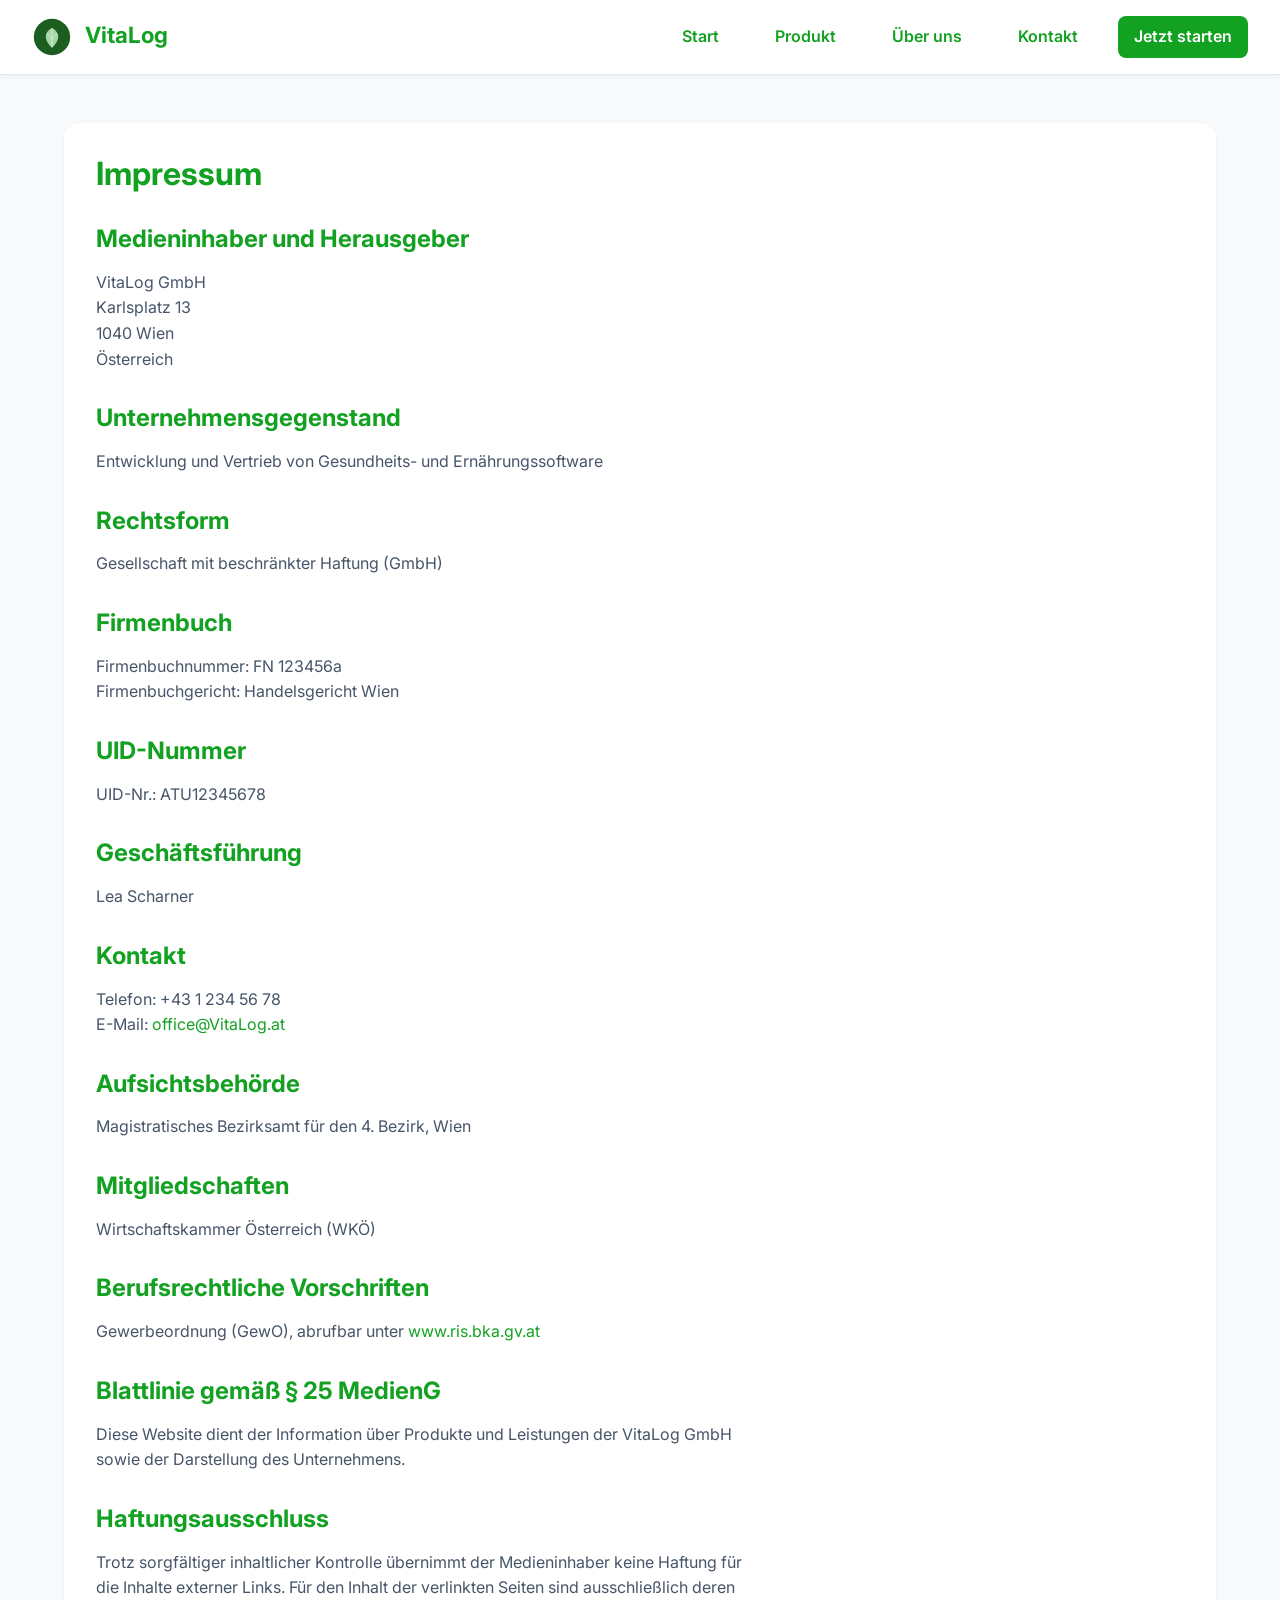
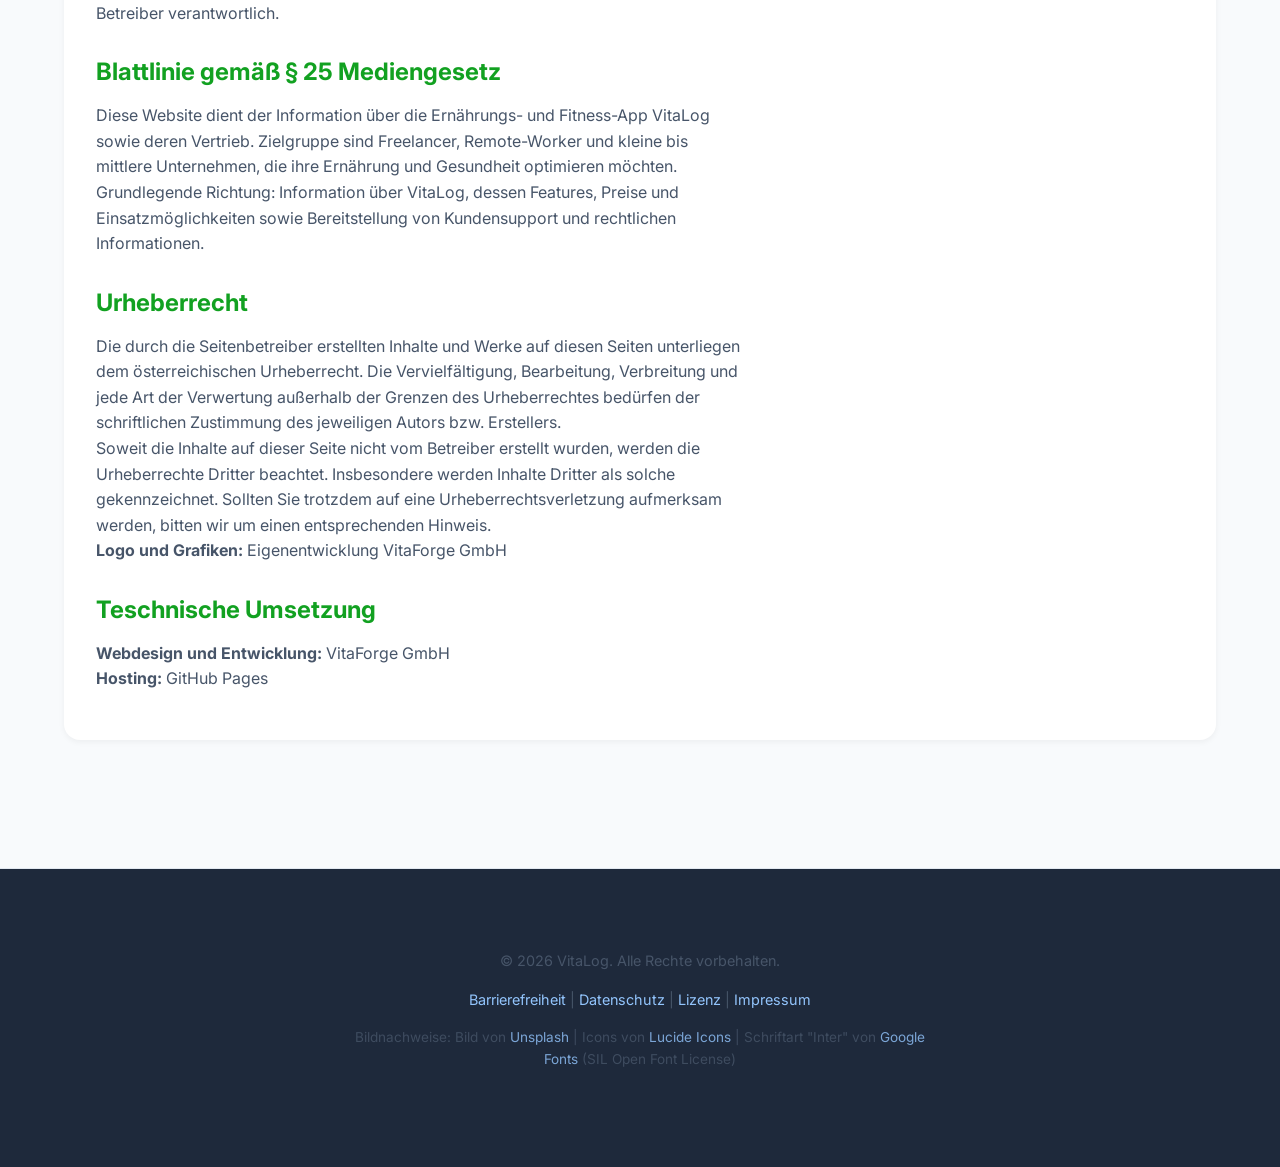
<file: impressum.html>
<!DOCTYPE html>
<html lang="de">

<head>
    <meta charset="UTF-8">
    <meta name="viewport" content="width=device-width, initial-scale=1.0">
    <meta name="description" content="Willkommen bei FokusFlow - der innovativen Ernährungs-Software.">
    <title>VitaLog - Impressum</title>
    <link rel="preconnect" href="https://fonts.googleapis.com">
    <link rel="preconnect" href="https://fonts.gstatic.com" crossorigin>
    <link href="https://fonts.googleapis.com/css2?family=Inter:wght@400;500;600;700&display=swap" rel="stylesheet">
    <link rel="stylesheet" href="style.css">
</head>

<body>
    
    <!-- Header -->
    <header class="site-header">
        <div class="logo">
            <a href="index.html">
                <img src="images/leaf.svg" alt="Leaf Logo" style="height: 40px; width: auto; vertical-align: middle; margin-right: 8px;">
                VitaLog
            </a>
        </div>
        <nav aria-label="Hauptnavigation">
            <a href="index.html">Start</a>
            <a href="produkt.html">Produkt</a>
            <a href="about.html">Über uns</a>
            <a href="kontakt.html">Kontakt</a>
            <a href="anmelden.html" class="starten">Jetzt starten</a>
        </nav>
    </header>
    
    <main class="container">
        <section class="card">
            <h1>Impressum</h1>

            <h2>Medieninhaber und Herausgeber</h2>
            <p>
                VitaLog GmbH<br>
                Karlsplatz 13<br>
                1040 Wien<br>
                Österreich
            </p>

            <h2>Unternehmensgegenstand</h2>
            <p>
                Entwicklung und Vertrieb von Gesundheits- und Ernährungssoftware
            </p>
            <h2>Rechtsform</h2>
            <p>
                Gesellschaft mit beschränkter Haftung (GmbH)            
            </p>

            <h2>Firmenbuch</h2>
            <p>
                Firmenbuchnummer: FN 123456a<br>
                Firmenbuchgericht: Handelsgericht Wien
            </p>

            <h2>UID-Nummer</h2>
            <p>
                UID-Nr.: ATU12345678
            </p>

            <h2>Geschäftsführung</h2>
            <p>
                Lea Scharner<br>
            </p>

            <h2>Kontakt</h2>
            <p>
                Telefon: +43 1 234 56 78<br>
                E-Mail: <a href="mailto:office@VitaLog.example">office@VitaLog.at</a>
            </p>

            <h2>Aufsichtsbehörde</h2>
            <p>
                Magistratisches Bezirksamt für den 4. Bezirk, Wien
            </p>

            <h2>Mitgliedschaften</h2>
            <p>
                Wirtschaftskammer Österreich (WKÖ)
            </p>

            <h2>Berufsrechtliche Vorschriften</h2>
            <p>
                Gewerbeordnung (GewO), abrufbar unter
                <a href="https://www.ris.bka.gv.at" target="_blank" rel="noopener noreferrer">
                    www.ris.bka.gv.at
                </a>
            </p>

            <h2>Blattlinie gemäß § 25 MedienG</h2>
            <p>
                Diese Website dient der Information über Produkte und Leistungen
                der VitaLog GmbH sowie der Darstellung des Unternehmens.
            </p>

            <h2>Haftungsausschluss</h2>
            <p>
                Trotz sorgfältiger inhaltlicher Kontrolle übernimmt der Medieninhaber
                keine Haftung für die Inhalte externer Links. Für den Inhalt der
                verlinkten Seiten sind ausschließlich deren Betreiber verantwortlich.
                
            </p>
            <h2>Blattlinie gemäß § 25 Mediengesetz</h2>
            <p>
                Diese Website dient der Information über die Ernährungs- und Fitness-App VitaLog sowie deren Vertrieb. Zielgruppe sind Freelancer, Remote-Worker und kleine bis mittlere Unternehmen, 
                die ihre Ernährung und Gesundheit optimieren möchten. Grundlegende Richtung: Information über VitaLog, dessen Features, Preise und Einsatzmöglichkeiten sowie Bereitstellung von Kundensupport und rechtlichen Informationen.
            </p>
            <h2>Urheberrecht</h2>
            <p>
                Die durch die Seitenbetreiber erstellten Inhalte und Werke auf diesen Seiten unterliegen dem österreichischen Urheberrecht. 
                Die Vervielfältigung, Bearbeitung, Verbreitung und jede Art der Verwertung außerhalb der Grenzen des Urheberrechtes bedürfen der schriftlichen Zustimmung des jeweiligen Autors bzw. Erstellers.<br>
                
                Soweit die Inhalte auf dieser Seite nicht vom Betreiber erstellt wurden, werden die Urheberrechte Dritter beachtet. Insbesondere werden Inhalte Dritter als solche gekennzeichnet. Sollten Sie trotzdem auf eine Urheberrechtsverletzung aufmerksam werden, bitten wir um einen entsprechenden Hinweis.<br>
                
                <b>Logo und Grafiken:</b> Eigenentwicklung VitaForge GmbH
            </p>
            <h2>Teschnische Umsetzung</h2>
            <p>
                <b>Webdesign und Entwicklung:</b> VitaForge GmbH <br>
                <b>Hosting:</b> GitHub Pages
            </p>
        </section>
    </main>
    
    <footer class="site-footer">
        <div class="container">
            <p>&copy; 2026 VitaLog. Alle Rechte vorbehalten.</p>
            <p>
                <a href="barrierefreiheit.html">Barrierefreiheit</a> | 
                <a href="datenschutz.html">Datenschutz</a> | 
                <a href="lizenz.html">Lizenz</a> | 
                <a href="impressum.html">Impressum</a>
            </p>
            <p style="margin-top: 1rem; font-size: 0.85rem; opacity: 0.8;">
                Bildnachweise: Bild von <a href="https://unsplash.com" target="_blank" rel="noopener">Unsplash</a> | 
                Icons von <a href="https://lucide.dev/icons/zap" target="_blank" rel="noopener">Lucide Icons</a>  | 
                Schriftart "Inter" von <a href="https://fonts.google.com" target="_blank" rel="noopener">Google Fonts</a> 
                (SIL Open Font License)
            </p>
        </div>
    </footer>
</body>

</html>
</file>
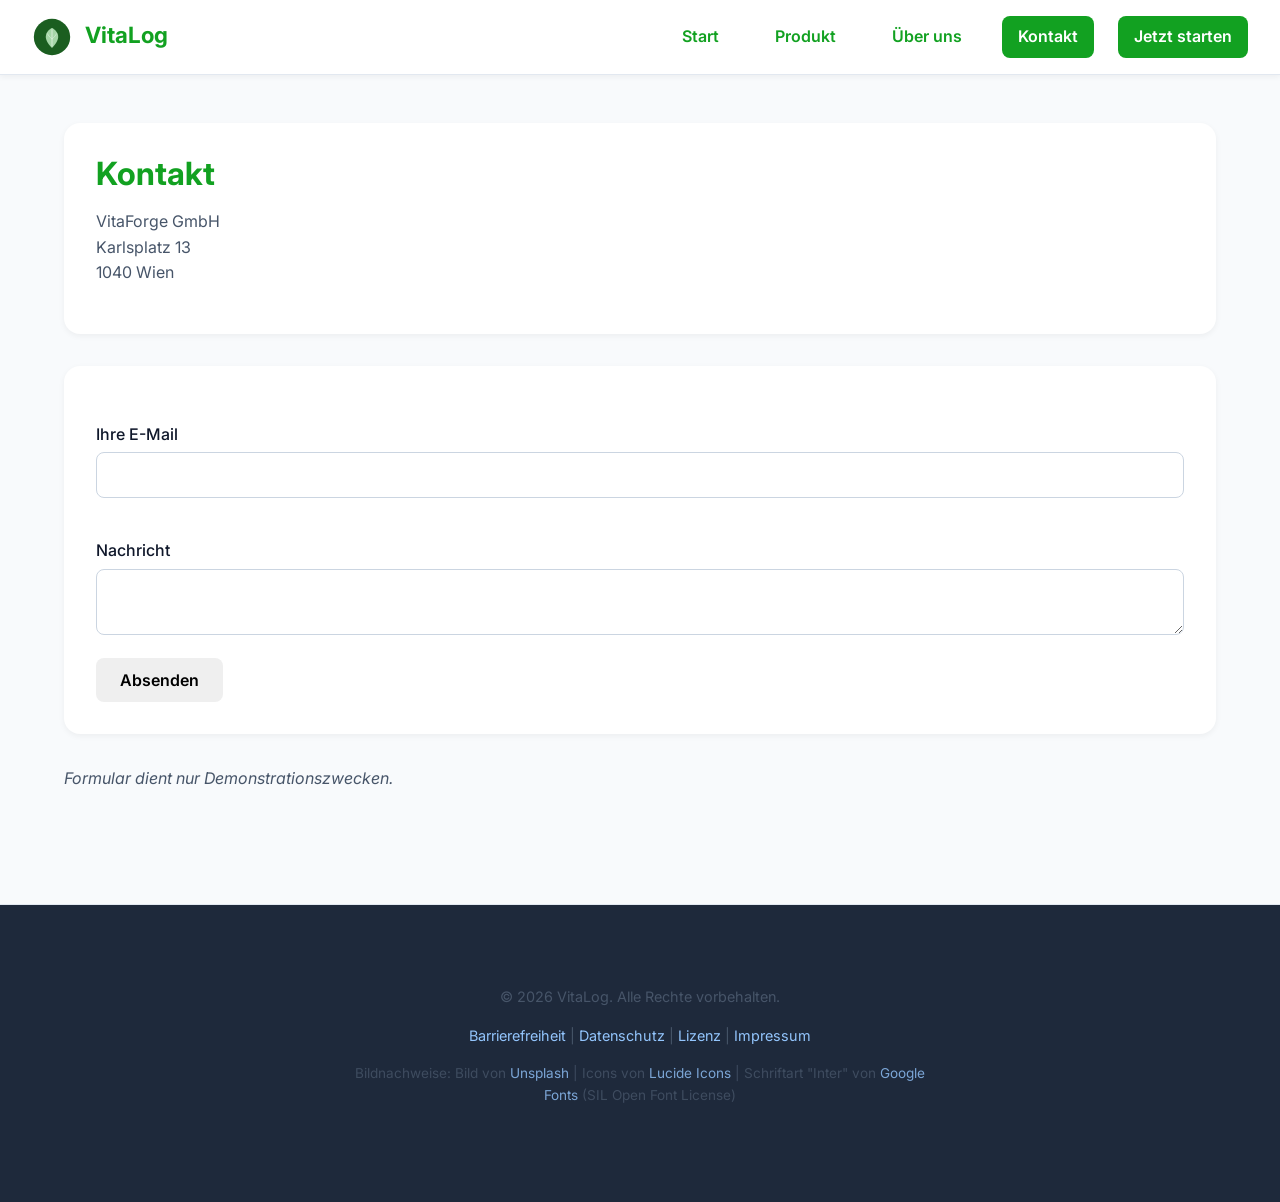
<file: kontakt.html>
<!DOCTYPE html>
<html lang="de">

<head>
    <meta charset="UTF-8">
    <meta name="viewport" content="width=device-width, initial-scale=1.0">
    <meta name="description" content="Willkommen bei VitaLog - der innovativen Ernährungs-Software.">
    <title>FocusFlow - Kontakt</title>
    <link rel="preconnect" href="https://fonts.googleapis.com">
    <link rel="preconnect" href="https://fonts.gstatic.com" crossorigin>
    <link href="https://fonts.googleapis.com/css2?family=Inter:wght@400;500;600;700&display=swap" rel="stylesheet">
    <link rel="stylesheet" href="style.css">
</head>

<body>

    <header class="site-header">
        <div class="logo">
            <a href="index.html">
                <img src="images/leaf.svg" alt="Leaf Logo"
                    style="height: 40px; width: auto; vertical-align: middle; margin-right: 8px;">
                VitaLog
            </a>
        </div>
        <nav aria-label="Hauptnavigation">
            <a href="index.html">Start</a>
            <a href="produkt.html">Produkt</a>
            <a href="about.html">Über uns</a>
            <a href="kontakt.html" class="active">Kontakt</a>
            <a href="anmelden.html" class="starten">Jetzt starten</a>
        </nav>
    </header>
    <main class="container">
        <section class="card">
            <h1>Kontakt</h1>

            <p>VitaForge GmbH<br>
                Karlsplatz 13<br>
                1040 Wien</p>
        </section>
        <section class="card">
            <form>
                <label for="email">Ihre E-Mail</label>
                <input type="email" id="email" name="email" required>

                <label for="msg">Nachricht</label>
                <textarea id="msg"></textarea>

                <button type="submit">Absenden</button>
            </form>

        </section>
        <p><em>Formular dient nur Demonstrationszwecken.</em></p>
    </main>
    
    <footer class="site-footer">
        <div class="container">
            <p>&copy; 2026 VitaLog. Alle Rechte vorbehalten.</p>
            <p>
                <a href="barrierefreiheit.html">Barrierefreiheit</a> | 
                <a href="datenschutz.html">Datenschutz</a> | 
                <a href="lizenz.html">Lizenz</a> | 
                <a href="impressum.html">Impressum</a>
            </p>
            <p style="margin-top: 1rem; font-size: 0.85rem; opacity: 0.8;">
                Bildnachweise: Bild von <a href="https://unsplash.com" target="_blank" rel="noopener">Unsplash</a> | 
                Icons von <a href="https://lucide.dev/icons/zap" target="_blank" rel="noopener">Lucide Icons</a>  | 
                Schriftart "Inter" von <a href="https://fonts.google.com" target="_blank" rel="noopener">Google Fonts</a> 
                (SIL Open Font License)
            </p>
        </div>
    </footer>
</body>

</html>
</file>
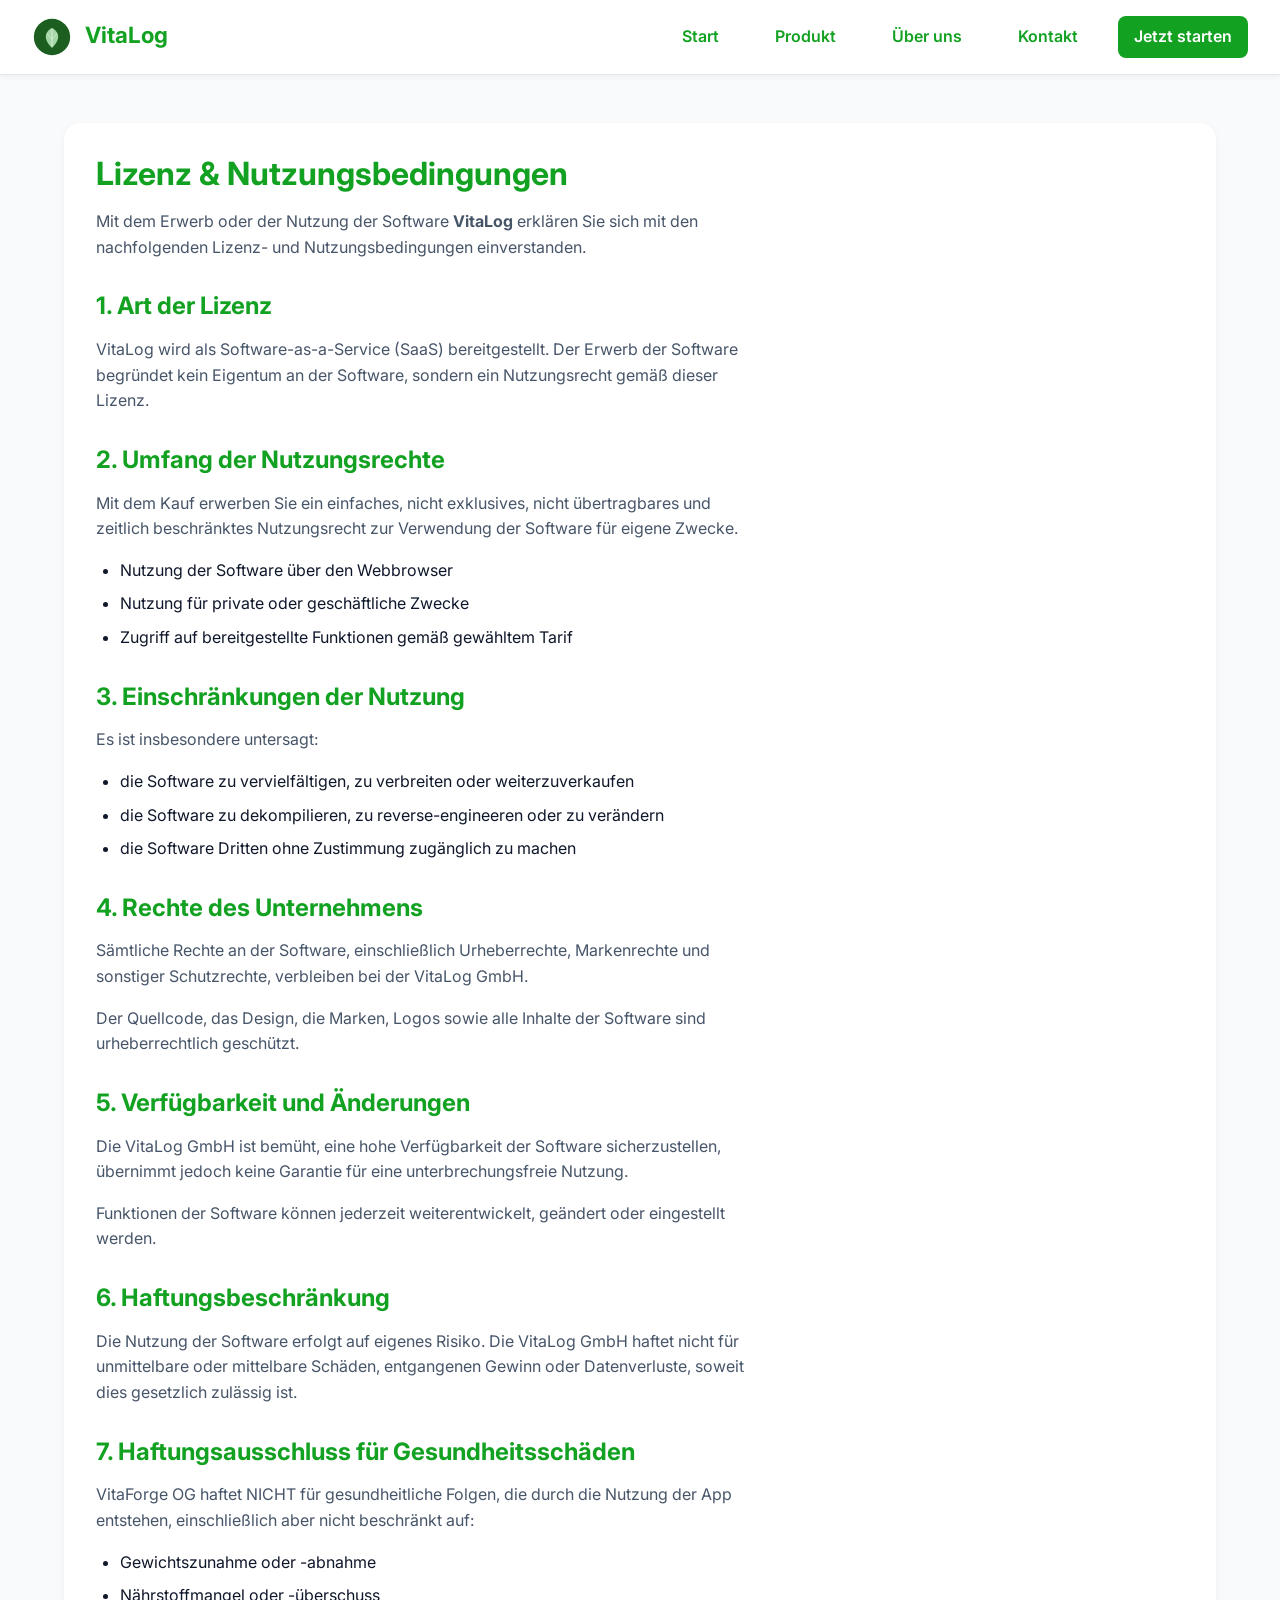
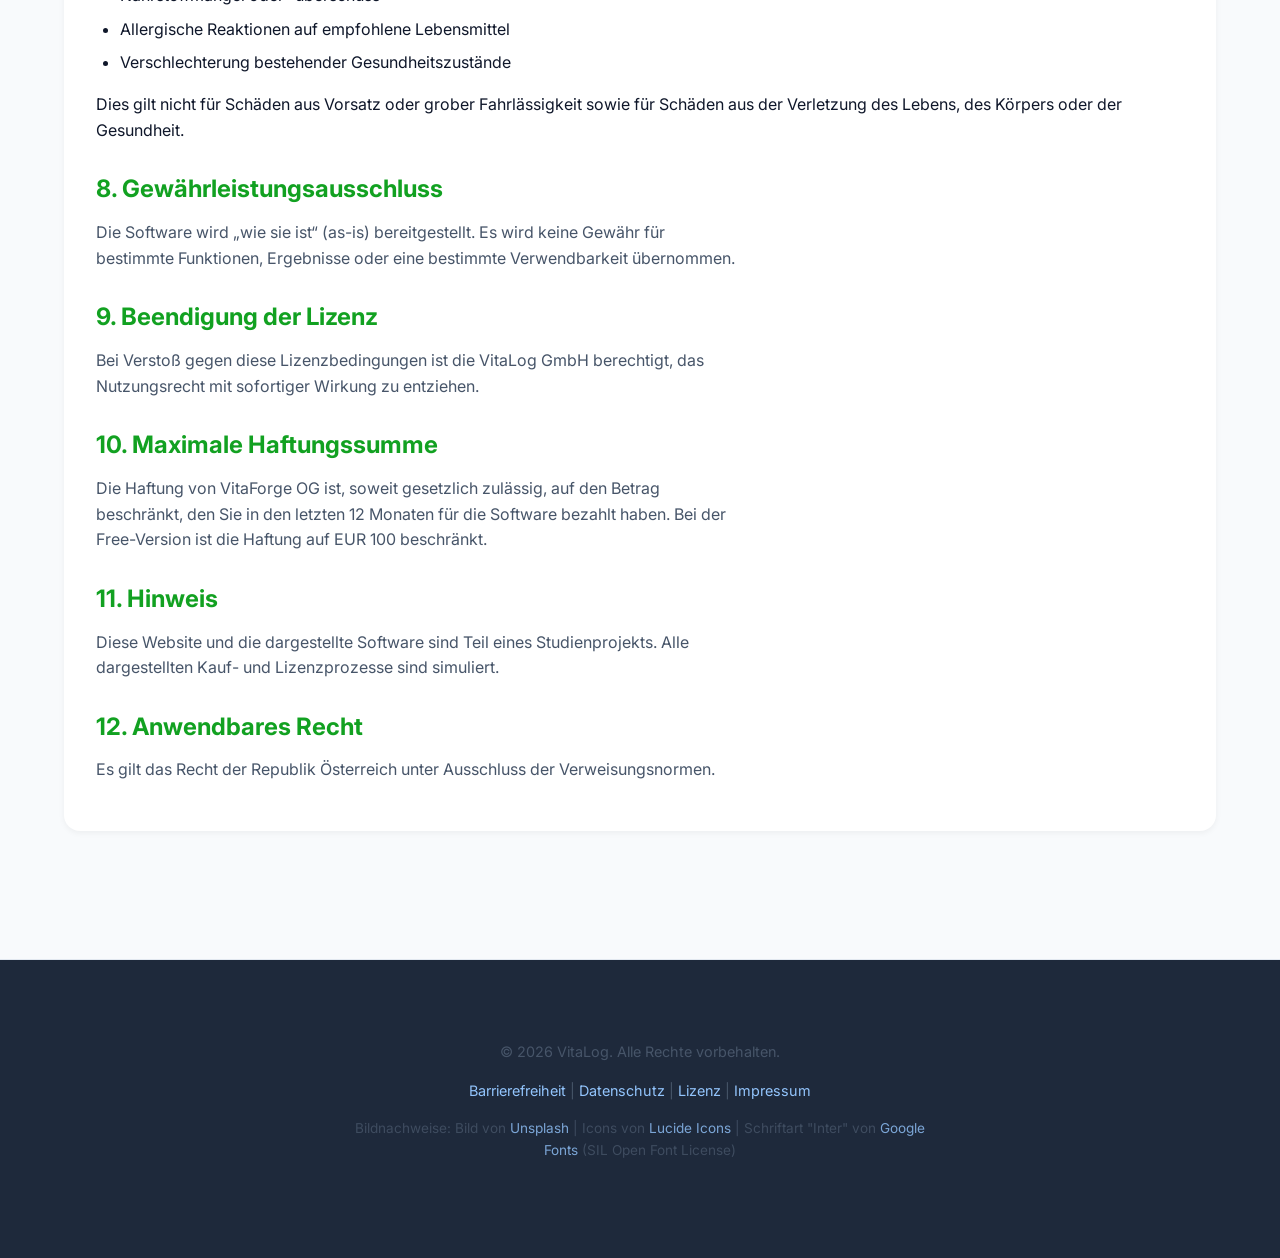
<file: lizenz.html>
<!DOCTYPE html>
<html lang="de">

<head>
    <meta charset="UTF-8">
    <meta name="viewport" content="width=device-width, initial-scale=1.0">
    <meta name="description" content="Willkommen bei FokusFlow - der innovativen Planungs-Software.">
    <title>VitaLog - Lizenz</title>
    <link rel="preconnect" href="https://fonts.googleapis.com">
    <link rel="preconnect" href="https://fonts.gstatic.com" crossorigin>
    <link href="https://fonts.googleapis.com/css2?family=Inter:wght@400;500;600;700&display=swap" rel="stylesheet">
    <link rel="stylesheet" href="style.css">
</head>

<body>
    
    <!-- Header -->
    <header class="site-header">
        <div class="logo">
            <a href="index.html">
                <img src="images/leaf.svg" alt="Leaf Logo" style="height: 40px; width: auto; vertical-align: middle; margin-right: 8px;">
                VitaLog
            </a>
        </div>
        <nav aria-label="Hauptnavigation">
            <a href="index.html">Start</a>
            <a href="produkt.html">Produkt</a>
            <a href="about.html">Über uns</a>
            <a href="kontakt.html">Kontakt</a>
            <a href="anmelden.html" class="starten">Jetzt starten</a>
        </nav>
    </header>

    <main class="container">
        <section class="card">
            <h1>Lizenz & Nutzungsbedingungen</h1>

            <p>
                Mit dem Erwerb oder der Nutzung der Software <strong>VitaLog</strong>
                erklären Sie sich mit den nachfolgenden Lizenz- und Nutzungsbedingungen
                einverstanden.
            </p>

            <h2>1. Art der Lizenz</h2>
            <p>
                VitaLog wird als Software-as-a-Service (SaaS) bereitgestellt.
                Der Erwerb der Software begründet kein Eigentum an der Software,
                sondern ein Nutzungsrecht gemäß dieser Lizenz.
            </p>

            <h2>2. Umfang der Nutzungsrechte</h2>
            <p>
                Mit dem Kauf erwerben Sie ein einfaches, nicht exklusives,
                nicht übertragbares und zeitlich beschränktes Nutzungsrecht
                zur Verwendung der Software für eigene Zwecke.
            </p>
            <ul>
                <li>Nutzung der Software über den Webbrowser</li>
                <li>Nutzung für private oder geschäftliche Zwecke</li>
                <li>Zugriff auf bereitgestellte Funktionen gemäß gewähltem Tarif</li>
            </ul>

            <h2>3. Einschränkungen der Nutzung</h2>
            <p>
                Es ist insbesondere untersagt:
            </p>
            <ul>
                <li>die Software zu vervielfältigen, zu verbreiten oder weiterzuverkaufen</li>
                <li>die Software zu dekompilieren, zu reverse-engineeren oder zu verändern</li>
                <li>die Software Dritten ohne Zustimmung zugänglich zu machen</li>
            </ul>

            <h2>4. Rechte des Unternehmens</h2>
            <p>
                Sämtliche Rechte an der Software, einschließlich Urheberrechte,
                Markenrechte und sonstiger Schutzrechte, verbleiben bei der
                VitaLog GmbH.
            </p>
            <p>
                Der Quellcode, das Design, die Marken, Logos sowie alle Inhalte
                der Software sind urheberrechtlich geschützt.
            </p>

            <h2>5. Verfügbarkeit und Änderungen</h2>
            <p>
                Die VitaLog GmbH ist bemüht, eine hohe Verfügbarkeit der Software
                sicherzustellen, übernimmt jedoch keine Garantie für eine
                unterbrechungsfreie Nutzung.
            </p>
            <p>
                Funktionen der Software können jederzeit weiterentwickelt,
                geändert oder eingestellt werden.
            </p>

            <h2>6. Haftungsbeschränkung</h2>
            <p>
                Die Nutzung der Software erfolgt auf eigenes Risiko.
                Die VitaLog GmbH haftet nicht für unmittelbare oder mittelbare
                Schäden, entgangenen Gewinn oder Datenverluste, soweit dies
                gesetzlich zulässig ist.
            </p>
            <h2>7. Haftungsausschluss für Gesundheitsschäden </h2>
            <p>
                VitaForge OG haftet NICHT für gesundheitliche Folgen, die durch die Nutzung der App entstehen, einschließlich aber nicht beschränkt auf:
                <ul>
                  <li>Gewichtszunahme oder -abnahme</li>
                  <li>Nährstoffmangel oder -überschuss</li>
                  <li>Allergische Reaktionen auf empfohlene Lebensmittel</li>
                  <li>Verschlechterung bestehender Gesundheitszustände</li>
                </ul>
                Dies gilt nicht für Schäden aus Vorsatz oder grober Fahrlässigkeit sowie für Schäden aus der Verletzung des Lebens, des Körpers oder der Gesundheit.
            </p>

            <h2>8. Gewährleistungsausschluss</h2>
            <p>
                Die Software wird „wie sie ist“ (as-is) bereitgestellt.
                Es wird keine Gewähr für bestimmte Funktionen,
                Ergebnisse oder eine bestimmte Verwendbarkeit übernommen.
            </p>

            <h2>9. Beendigung der Lizenz</h2>
            <p>
                Bei Verstoß gegen diese Lizenzbedingungen ist die VitaLog GmbH
                berechtigt, das Nutzungsrecht mit sofortiger Wirkung zu entziehen.
            </p>

            <h2>10. Maximale Haftungssumme</h2>
            <p>
                Die Haftung von VitaForge OG ist, soweit gesetzlich zulässig, auf den Betrag beschränkt, den Sie in den letzten 12 Monaten für die Software bezahlt haben. 
                Bei der Free-Version ist die Haftung auf EUR 100 beschränkt.
            </p>
            <h2>11. Hinweis</h2>
            <p>
                Diese Website und die dargestellte Software sind Teil eines
                Studienprojekts. Alle dargestellten Kauf- und Lizenzprozesse
                sind simuliert.
            </p>

            <h2>12. Anwendbares Recht</h2>
            <p>
                Es gilt das Recht der Republik Österreich unter Ausschluss
                der Verweisungsnormen.
            </p>
        </section>
    </main>
    
    <!-- Footer -->
    <footer class="site-footer">
        <div class="container">
            <p>&copy; 2026 VitaLog. Alle Rechte vorbehalten.</p>
            <p>
                <a href="barrierefreiheit.html">Barrierefreiheit</a> | 
                <a href="datenschutz.html">Datenschutz</a> | 
                <a href="lizenz.html">Lizenz</a> | 
                <a href="impressum.html">Impressum</a>
            </p>
            <p style="margin-top: 1rem; font-size: 0.85rem; opacity: 0.8;">
                Bildnachweise: Bild von <a href="https://unsplash.com" target="_blank" rel="noopener">Unsplash</a> | 
                Icons von <a href="https://lucide.dev/icons/zap" target="_blank" rel="noopener">Lucide Icons</a>  | 
                Schriftart "Inter" von <a href="https://fonts.google.com" target="_blank" rel="noopener">Google Fonts</a> 
                (SIL Open Font License)
            </p>
        </div>
    </footer>
</body>

</html>
</file>
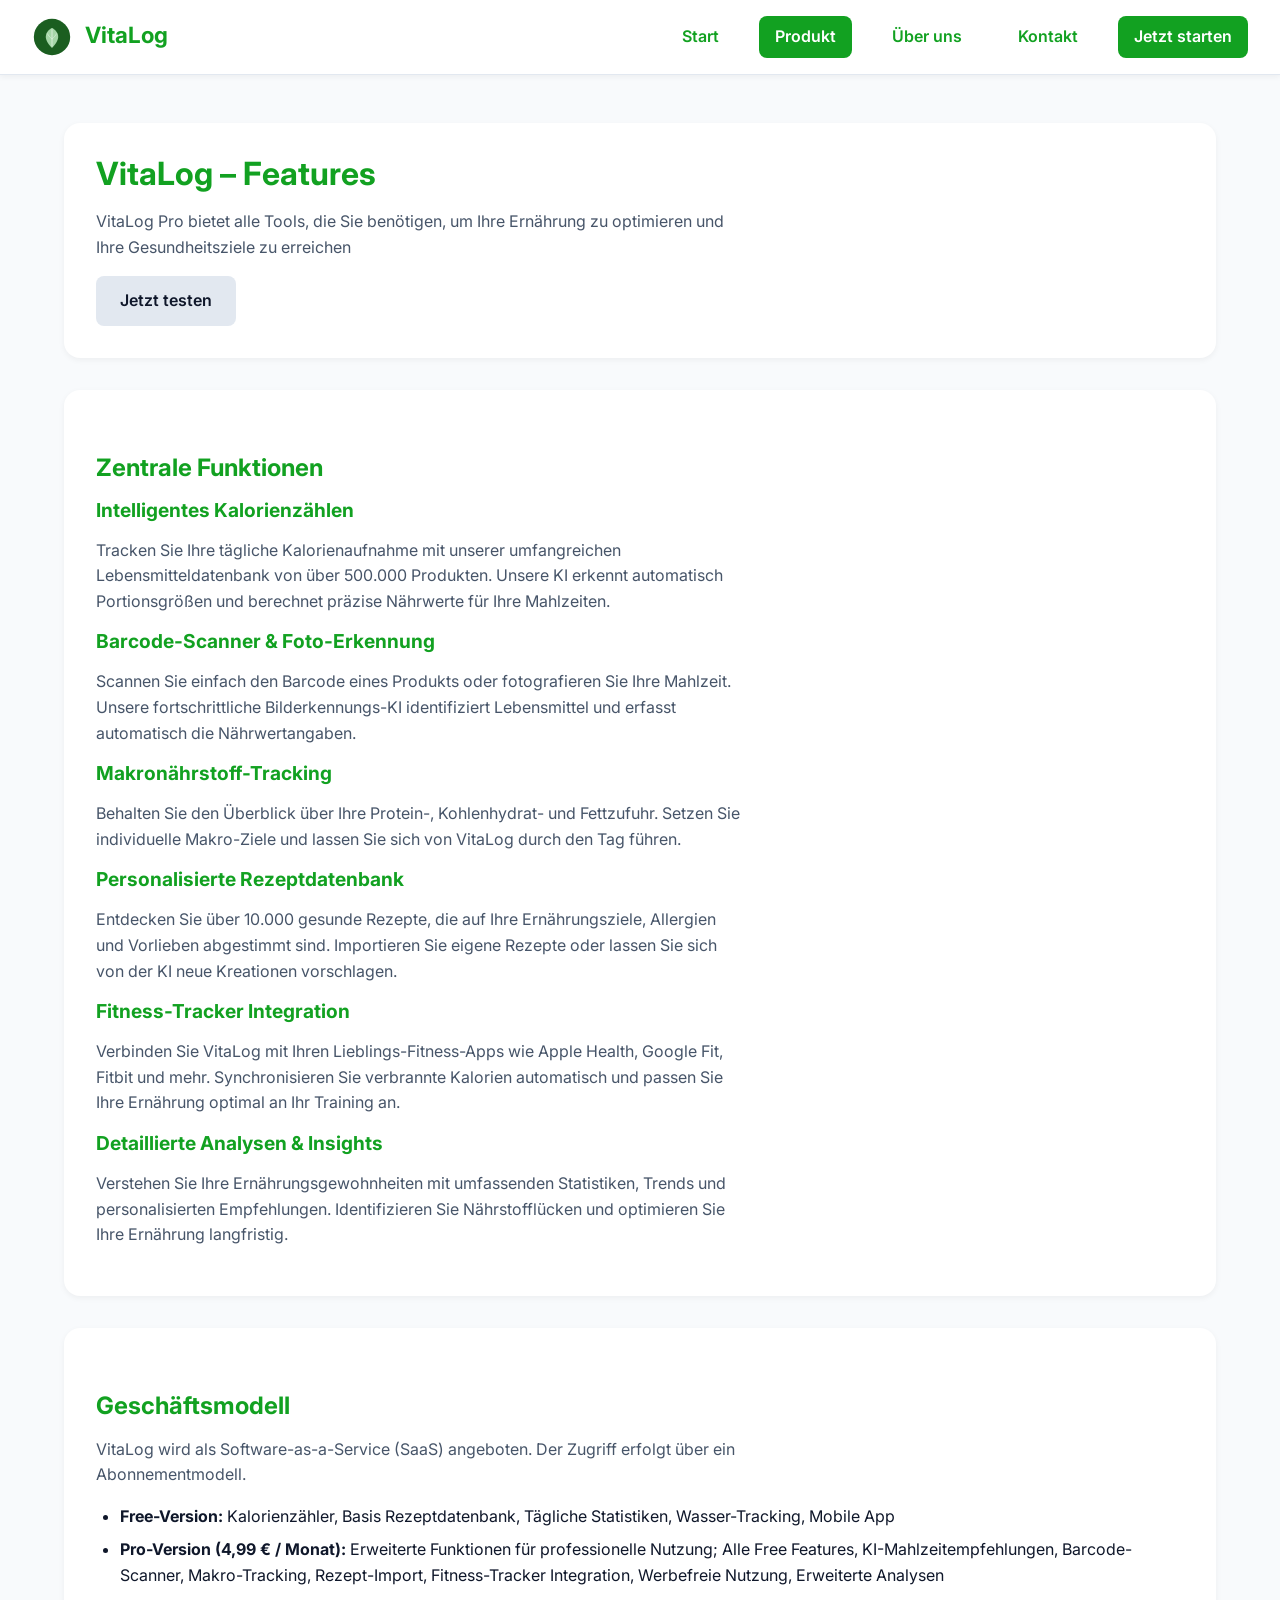
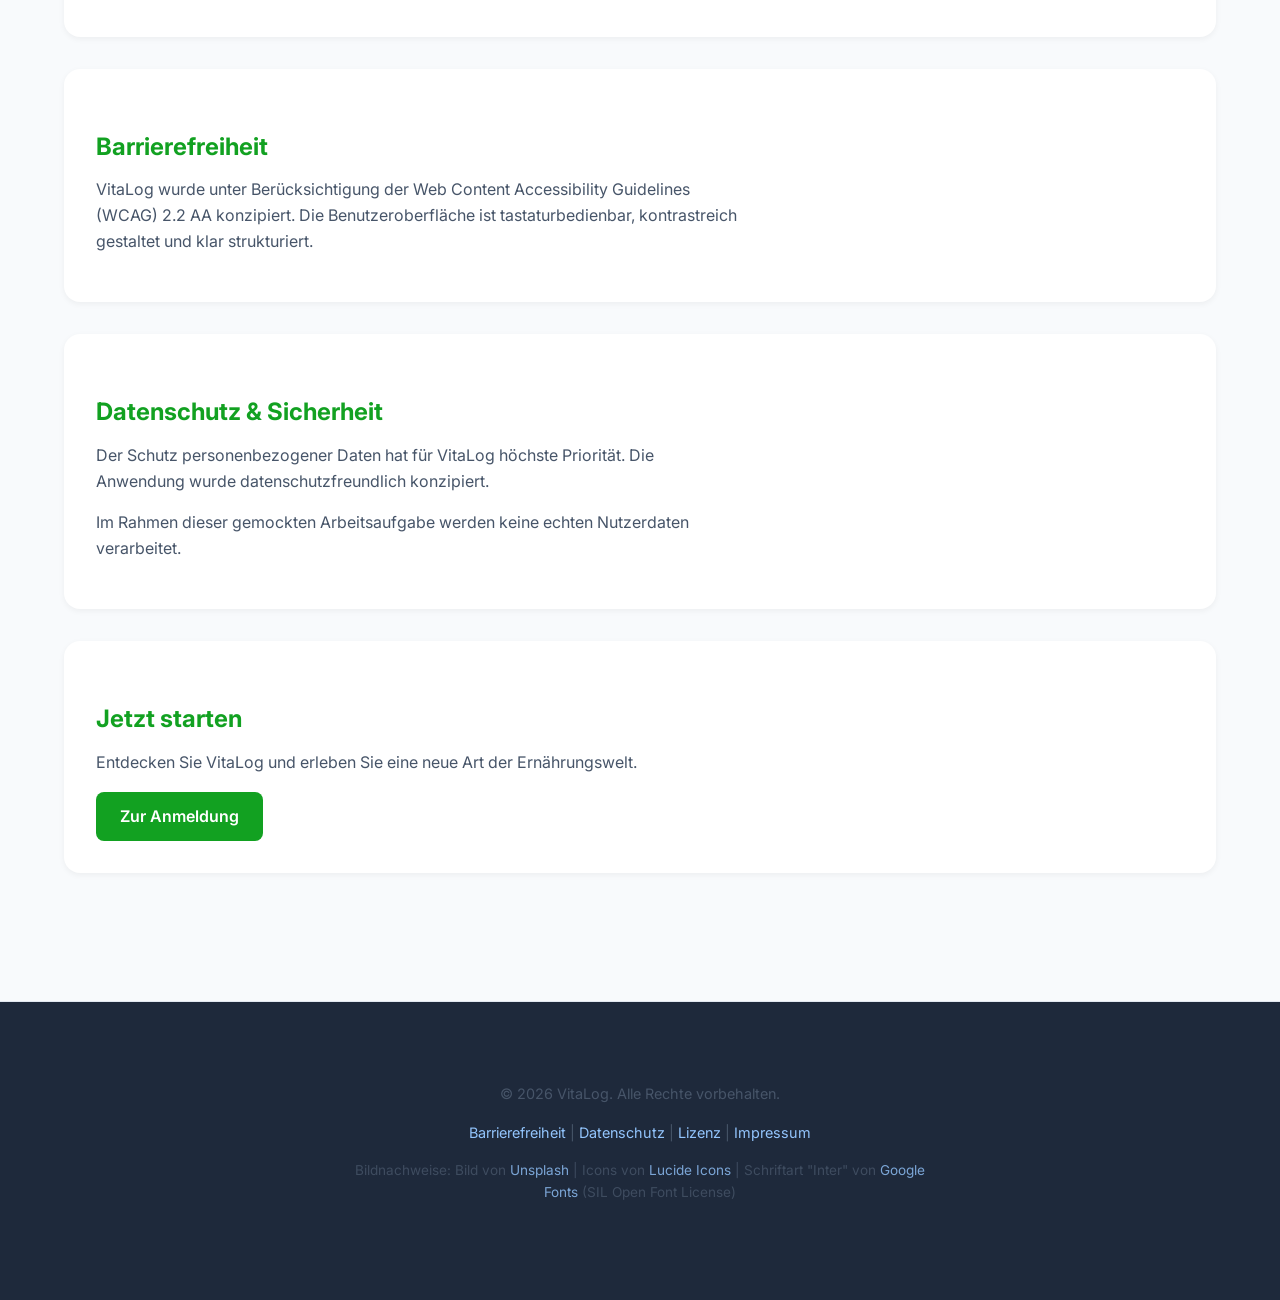
<file: produkt.html>
<!DOCTYPE html>
<html lang="de">

<head>
    <meta charset="UTF-8">
    <meta name="viewport" content="width=device-width, initial-scale=1.0">
    <meta name="description" content="Willkommen bei FokusFlow - der innovativen Ernährungs-Software.">
    <title>VitaLog - Das Produkt</title>
    <link rel="preconnect" href="https://fonts.googleapis.com">
    <link rel="preconnect" href="https://fonts.gstatic.com" crossorigin>
    <link href="https://fonts.googleapis.com/css2?family=Inter:wght@400;500;600;700&display=swap" rel="stylesheet">
    <link rel="stylesheet" href="style.css">
</head>

<body>
    
    <!-- Header -->
    <header class="site-header">
        <div class="logo">
            <a href="index.html">
                <img src="images/leaf.svg" alt="Leaf Logo" style="height: 40px; width: auto; vertical-align: middle; margin-right: 8px;">
                VitaLog
            </a>
        </div>
        <nav aria-label="Hauptnavigation">
            <a href="index.html">Start</a>
            <a href="produkt.html" class="active">Produkt</a>
            <a href="about.html">Über uns</a>
            <a href="kontakt.html">Kontakt</a>
            <a href="anmelden.html" class="starten">Jetzt starten</a>
        </nav>
    </header>

    <main class="container">

        <section class="card">
            <h1>VitaLog – Features</h1>
            <p>
                VitaLog Pro bietet alle Tools, die Sie benötigen, um Ihre Ernährung zu optimieren und Ihre Gesundheitsziele zu erreichen
            </p>
            <a href="anmelden.html" class="btn-secondary">Jetzt testen</a>
        </section>

        <section class="card">
            <h2>Zentrale Funktionen</h2>

            <h3>Intelligentes Kalorienzählen</h3>
            <p>
                Tracken Sie Ihre tägliche Kalorienaufnahme mit unserer umfangreichen Lebensmitteldatenbank von über 500.000 Produkten. Unsere KI erkennt automatisch Portionsgrößen und berechnet präzise Nährwerte für Ihre Mahlzeiten.
            </p>

            <h3>Barcode-Scanner & Foto-Erkennung</h3>
            <p>
                Scannen Sie einfach den Barcode eines Produkts oder fotografieren Sie Ihre Mahlzeit. Unsere fortschrittliche Bilderkennungs-KI identifiziert Lebensmittel und erfasst automatisch die Nährwertangaben.
            </p>

            <h3>Makronährstoff-Tracking</h3>
            <p>
                Behalten Sie den Überblick über Ihre Protein-, Kohlenhydrat- und Fettzufuhr. Setzen Sie individuelle Makro-Ziele und lassen Sie sich von VitaLog durch den Tag führen.
            </p>

            <h3>Personalisierte Rezeptdatenbank</h3>
            <p>
                Entdecken Sie über 10.000 gesunde Rezepte, die auf Ihre Ernährungsziele, Allergien und Vorlieben abgestimmt sind. Importieren Sie eigene Rezepte oder lassen Sie sich von der KI neue Kreationen vorschlagen.
            </p>

            <h3>Fitness-Tracker Integration</h3>
            <p>
                Verbinden Sie VitaLog mit Ihren Lieblings-Fitness-Apps wie Apple Health, Google Fit, Fitbit und mehr. Synchronisieren Sie verbrannte Kalorien automatisch und passen Sie Ihre Ernährung optimal an Ihr Training an.
            </p>
            <h3>Detaillierte Analysen & Insights</h3>
            <p>
                Verstehen Sie Ihre Ernährungsgewohnheiten mit umfassenden Statistiken, Trends und personalisierten Empfehlungen. Identifizieren Sie Nährstofflücken und optimieren Sie Ihre Ernährung langfristig.
            </p>


        </section>

        <section class="card">
            <h2>Geschäftsmodell</h2>
            <p>
                VitaLog wird als Software-as-a-Service (SaaS) angeboten.
                Der Zugriff erfolgt über ein Abonnementmodell.
            </p>

            <ul>
                <li>
                    <strong>Free-Version:</strong> Kalorienzähler, Basis Rezeptdatenbank, Tägliche Statistiken, Wasser-Tracking, Mobile App
                </li>
                <li>
                    <strong>Pro-Version (4,99 € / Monat):</strong> Erweiterte Funktionen für
                    professionelle Nutzung; Alle Free Features, KI-Mahlzeitempfehlungen, Barcode-Scanner, Makro-Tracking, Rezept-Import, Fitness-Tracker Integration, Werbefreie Nutzung, Erweiterte Analysen
                </li>
            </ul>
        </section>

        <section class="card">
            <h2>Barrierefreiheit</h2>
            <p>
                VitaLog wurde unter Berücksichtigung der
                Web Content Accessibility Guidelines (WCAG) 2.2 AA konzipiert.
                Die Benutzeroberfläche ist tastaturbedienbar, kontrastreich
                gestaltet und klar strukturiert.
            </p>
        </section>

        <section class="card">
            <h2>Datenschutz & Sicherheit</h2>
            <p>
                Der Schutz personenbezogener Daten hat für VitaLog höchste
                Priorität. Die Anwendung wurde datenschutzfreundlich konzipiert.
            </p>
            <p>
                Im Rahmen dieser gemockten Arbeitsaufgabe werden keine echten Nutzerdaten
                verarbeitet.
            </p>
        </section>

        <section class="card">
            <h2>Jetzt starten</h2>
            <p>
                Entdecken Sie VitaLog und erleben Sie eine neue Art der
                Ernährungswelt.
            </p>
            <a href="anmelden.html" class="btn-primary">Zur Anmeldung</a>
        </section>
    </main>
    
    <footer class="site-footer">
        <div class="container">
            <p>&copy; 2026 VitaLog. Alle Rechte vorbehalten.</p>
            <p>
                <a href="barrierefreiheit.html">Barrierefreiheit</a> | 
                <a href="datenschutz.html">Datenschutz</a> | 
                <a href="lizenz.html">Lizenz</a> | 
                <a href="impressum.html">Impressum</a>
            </p>
            <p style="margin-top: 1rem; font-size: 0.85rem; opacity: 0.8;">
                Bildnachweise: Bild von <a href="https://unsplash.com" target="_blank" rel="noopener">Unsplash</a> | 
                Icons von <a href="https://lucide.dev/icons/zap" target="_blank" rel="noopener">Lucide Icons</a>  | 
                Schriftart "Inter" von <a href="https://fonts.google.com" target="_blank" rel="noopener">Google Fonts</a> 
                (SIL Open Font License)
            </p>
        </div>
    </footer>
</body>

</html>
</file>
<file: style.css>
/* css variablen und design marken */
:root {
  /* Colors */
  --color-primary: #12a121;
  --color-primary-hover: #227f14;
  --color-bg: #f8fafc;
  --color-surface: #ffffff;
  --color-text: #0f172a;
  --color-text-secondary: #475569;
  --color-border: #e2e8f0;
  --color-footer-bg: #1e293b;
  --color-link: #93c5fd;
  
  /* Spacing */
  --spacing-xs: 0.5rem;
  --spacing-sm: 1rem;
  --spacing-md: 1.5rem;
  --spacing-lg: 2rem;
  --spacing-xl: 3rem;
  
  /* Typography */
  --font-base: "Inter", system-ui, -apple-system, sans-serif;
  --font-size-base: 1rem;
  --font-size-lg: 1.1rem;
  --font-size-xl: 1.2rem;
  --font-size-2xl: 1.5rem;
  --font-size-3xl: 2rem;
  --font-size-4xl: 2.2rem;
  --line-height-base: 1.6;
  
  /* Borders & Shadows */
  --border-radius-sm: 0.5rem;
  --border-radius-md: 0.75rem;
  --border-radius-lg: 1rem;
  --border-radius-full: 999px;
  --shadow-sm: 0 2px 6px rgba(0, 0, 0, 0.05);
  --shadow-md: 0 4px 12px rgba(0, 0, 0, 0.15);
  
  /* Transitions */
  --transition-base: 0.3s ease;
}

/* global reset */
*,
*::before,
*::after {
  box-sizing: border-box;
  margin: 0;
  padding: 0;
}

html {
  scroll-behavior: smooth;
  font-size: 16px;
}

body {
  font-family: var(--font-base);
  font-size: var(--font-size-base);
  line-height: var(--line-height-base);
  color: var(--color-text);
  background-color: var(--color-bg);
  padding-top: 0;
}

/* text and headlines */
h1,
h2,
h3,
h4,
h5,
h6 {
  color: var(--color-primary);
  line-height: 1.2;
  font-weight: 700;
  margin-bottom: var(--spacing-sm);
}

h1 {
  font-size: var(--font-size-3xl);
}

h2 {
  font-size: var(--font-size-2xl);
  margin-top: var(--spacing-lg);
}

h3 {
  font-size: var(--font-size-xl);
}

p {
  max-width: 65ch;
  color: var(--color-text-secondary);
  margin-bottom: var(--spacing-sm);
}

a {
  color: var(--color-primary);
  text-decoration: none;
  transition: color var(--transition-base);
}

a:hover,
a:focus {
  color: var(--color-primary-hover);
}

/* layout container*/
.container {
  max-width: 1200px;
  margin: 0 auto;
  padding: var(--spacing-xl) var(--spacing-md);
}

/* header */
.site-header {
  display: flex;
  justify-content: space-between;
  align-items: center;
  padding: var(--spacing-sm) var(--spacing-lg);
  background-color: var(--color-surface);
  box-shadow: var(--shadow-sm);
  position: sticky;
  top: 0;
  z-index: 100;
  border-bottom: 1px solid var(--color-border);
}

.logo a {
  font-size: 1.4rem;
  font-weight: 700;
  color: var(--color-primary);
}

/* Navigation */
.site-header nav {
  display: flex;
  gap: var(--spacing-md);
  align-items: center;
}

.site-header nav a {
  font-weight: 600;
  padding: var(--spacing-xs) var(--spacing-sm);
  border-radius: var(--border-radius-sm);
  transition: background-color var(--transition-base);
}

.site-header nav a:hover,
.site-header nav a:focus {
  background-color: var(--color-border);
}

.site-header nav a.active {
  background-color: var(--color-primary);
  color: var(--color-surface);
}

.starten {
  background-color: var(--color-primary);
  color: var(--color-surface);
  border-radius: var(--border-radius-full);
  padding: 0.6rem 1.3rem;
  font-weight: 600;
}

.starten:hover,
.starten:focus {
  background-color: var(--color-primary-hover);
}

/* footer */
.site-footer {
  background-color: var(--color-footer-bg);
  color: var(--color-surface);
  padding: var(--spacing-lg);
  text-align: center;
  font-size: 0.9rem;
  margin-top: var(--spacing-xl);
  border-top: 1px solid var(--color-border);
  display: flex;
  justify-content: center;
  align-items: center;
}

.site-footer .container {
  text-align: center;
}

.site-footer a {
  color: var(--color-link);
}

.site-footer a:hover,
.site-footer a:focus {
  color: var(--color-surface);
}

/* cards/sections*/
.card {
  background-color: var(--color-surface);
  padding: var(--spacing-lg);
  margin-bottom: var(--spacing-lg);
  border-radius: var(--border-radius-lg);
  box-shadow: var(--shadow-sm);
}

/* buttons */
button,
.btn-primary,
.btn-secondary {
  font-family: inherit;
  font-size: var(--font-size-base);
  font-weight: 600;
  cursor: pointer;
  border: none;
  border-radius: var(--border-radius-sm);
  padding: 0.75rem 1.5rem;
  transition: background-color var(--transition-base);
  display: inline-block;
  text-align: center;
}

.btn-primary {
  background-color: var(--color-primary);
  color: var(--color-surface);
}

.btn-primary:hover,
.btn-primary:focus {
  background-color: var(--color-primary-hover);
}

.btn-secondary {
  background-color: var(--color-border);
  color: var(--color-text);
}

.btn-secondary:hover,
.btn-secondary:focus {
  background-color: #cbd5e1;
}

/* top (hero) section landing page*/
.hero {
  display: flex;
  flex-wrap: wrap;
  align-items: center;
  gap: var(--spacing-lg);
  padding: var(--spacing-xl) var(--spacing-lg);
  background-color: #f9fafb;
  border-radius: var(--border-radius-lg);
}

.hero-text {
  flex: 1 1 400px;
}

.hero-text h1 {
  font-size: var(--font-size-4xl);
  margin-bottom: var(--spacing-sm);
  color: var(--color-primary);
}

.hero-text p {
  font-size: var(--font-size-lg);
  margin-bottom: var(--spacing-md);
  color: var(--color-text-secondary);
}

.hero-buttons {
  display: flex;
  gap: var(--spacing-sm);
  flex-wrap: wrap;
}

.hero-image {
  flex: 1 1 300px;
  text-align: center;
}

.hero-image img {
  max-width: 100%;
  height: auto;
  border-radius: var(--border-radius-lg);
}

/* feature grid landing page*/
.feature-grid {
  display: grid;
  grid-template-columns: repeat(auto-fit, minmax(220px, 1fr));
  gap: var(--spacing-lg);
  margin-top: var(--spacing-lg);
}

.feature {
  background-color: var(--color-surface);
  padding: var(--spacing-md);
  border-radius: var(--border-radius-md);
  text-align: center;
  box-shadow: var(--shadow-sm);
  transition: transform var(--transition-base), box-shadow var(--transition-base);
}

.feature:hover {
  transform: translateY(-4px);
  box-shadow: var(--shadow-md);
}

.feature img {
  width: 60px;
  height: auto;
  margin-bottom: var(--spacing-sm);
}

.feature h3 {
  margin-bottom: var(--spacing-xs);
  color: var(--color-primary);
}

.feature p {
  color: var(--color-text-secondary);
  font-size: 0.95rem;
}

/* blue section landing page*/
.cta {
  text-align: center;
  padding: var(--spacing-xl) var(--spacing-lg);
  background-color: var(--color-primary);
  color: var(--color-surface);
  border-radius: var(--border-radius-lg);
}

.cta h2 {
  color: var(--color-surface);
  margin-top: 0;
}

.cta a.btn-primary {
  background-color: var(--color-surface);
  color: var(--color-primary);
  margin-top: var(--spacing-sm);
}

.cta a.btn-primary:hover,
.cta a.btn-primary:focus {
  background-color: var(--color-border);
}

/* inputs */
label {
  display: block;
  margin-top: var(--spacing-md);
  font-weight: 500;
  color: var(--color-text);
}

input,
textarea,
select {
  font-family: inherit;
  font-size: var(--font-size-base);
  padding: 0.75rem;
  border-radius: var(--border-radius-sm);
  border: 1px solid #cbd5e1;
  width: 100%;
  margin-top: 0.3rem;
  margin-bottom: var(--spacing-sm);
  transition: border-color var(--transition-base);
}

input:hover,
textarea:hover,
select:hover {
  border-color: var(--color-primary);
}

/* listen */
ul,
ol {
  margin-left: var(--spacing-md);
  margin-bottom: var(--spacing-sm);
}

li {
  margin-bottom: var(--spacing-xs);
}

/* accessibility zeug*/
.skip-link {
  position: absolute;
  top: -40px;
  left: var(--spacing-sm);
  background-color: var(--color-text);
  color: var(--color-surface);
  padding: var(--spacing-xs) var(--spacing-sm);
  border-radius: var(--border-radius-sm);
  z-index: 1000;
  transition: top var(--transition-base);
}

.skip-link:focus {
  top: var(--spacing-sm);
}

a:focus,
button:focus,
input:focus,
textarea:focus,
select:focus {
  outline: 3px solid var(--color-primary);
  outline-offset: 2px;
}

/* cookie banner*/
.cookie-banner {
  position: fixed;
  bottom: var(--spacing-md);
  left: 50%;
  transform: translateX(-50%);
  max-width: 700px;
  width: calc(100% - 2rem);
  background-color: var(--color-surface);
  box-shadow: var(--shadow-md);
  border-radius: var(--border-radius-lg);
  padding: var(--spacing-md);
  z-index: 1000;
  display: none;
}

.cookie-banner.show {
  display: block;
}

.cookie-content h2 {
  font-size: var(--font-size-xl);
  margin-bottom: var(--spacing-xs);
}

.cookie-content p {
  font-size: 0.95rem;
  color: var(--color-text-secondary);
  margin-bottom: var(--spacing-sm);
}

.cookie-content a {
  color: var(--color-primary);
  text-decoration: underline;
}

.cookie-buttons {
  display: flex;
  gap: var(--spacing-sm);
  flex-wrap: wrap;
}

/* interaktive parts*/ 

@media (max-width: 1024px) {
  .container {
    padding: var(--spacing-lg) var(--spacing-sm);
  }
}

@media (max-width: 768px) {
  .site-header {
    flex-direction: column;
    gap: var(--spacing-sm);
  }
  
  .site-header nav {
    width: 100%;
    justify-content: center;
  }
  
  .hero {
    flex-direction: column;
    text-align: center;
  }

  .hero-buttons {
    flex-direction: column;
    width: 100%;
  }
  
  .hero-buttons .btn-primary,
  .hero-buttons .btn-secondary {
    width: 100%;
  }
}

@media (max-width: 480px) {
  :root {
    --font-size-3xl: 1.8rem;
    --font-size-2xl: 1.3rem;
    --font-size-xl: 1.1rem;
  }
  
  .cookie-banner {
    bottom: 0;
    border-radius: var(--border-radius-lg) var(--border-radius-lg) 0 0;
  }
}
</file>
